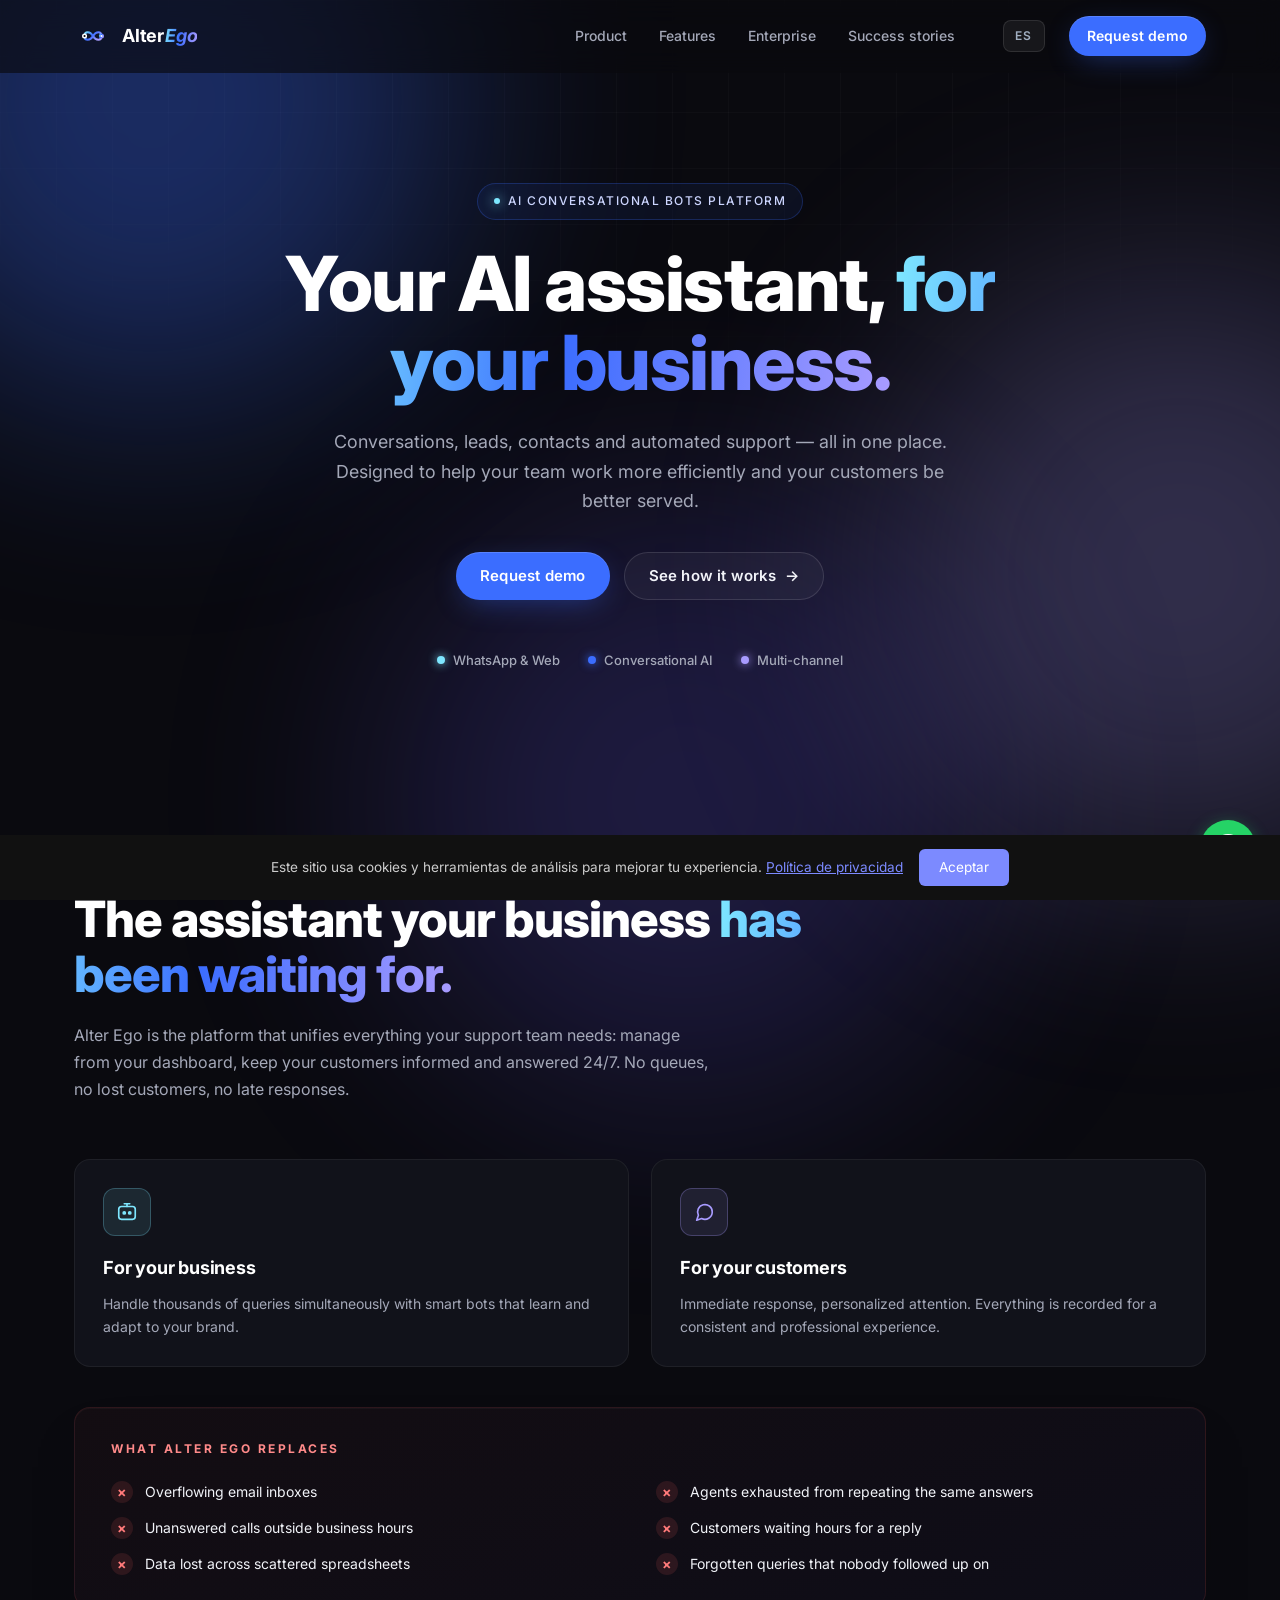
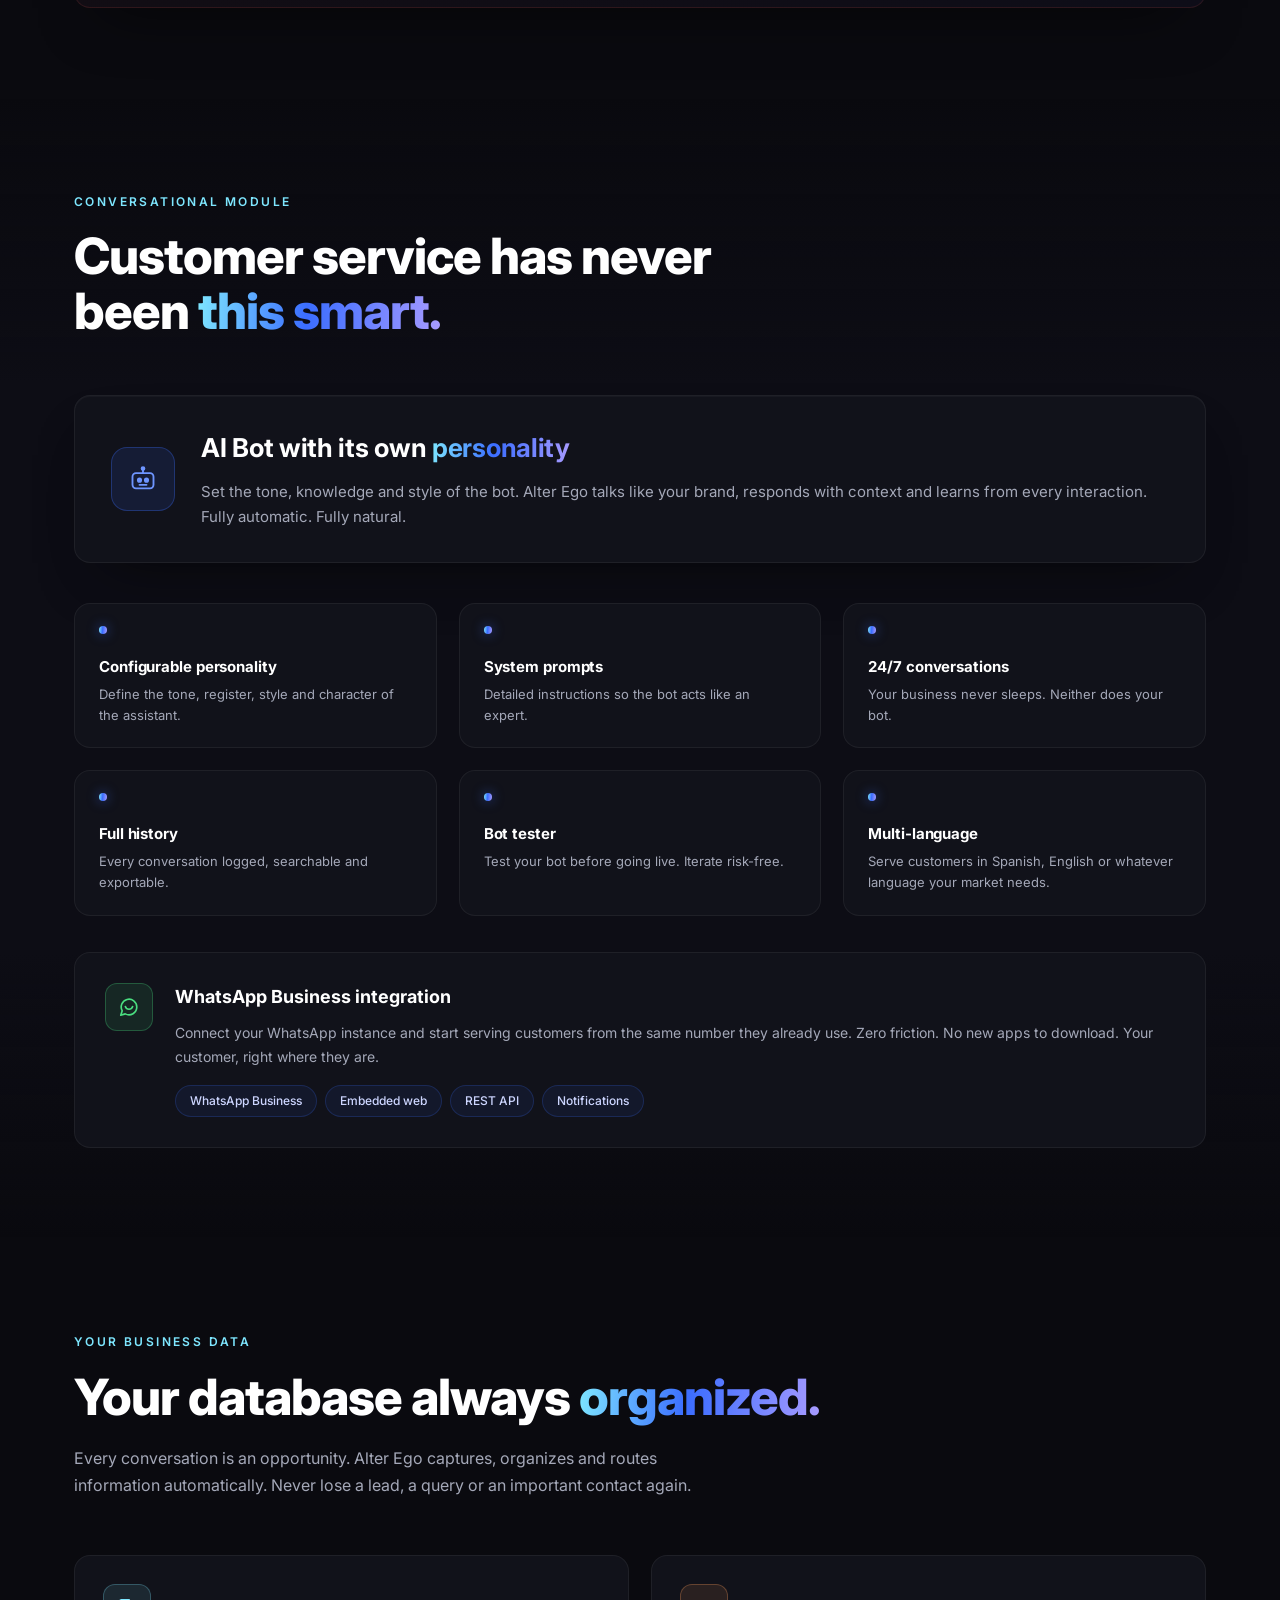
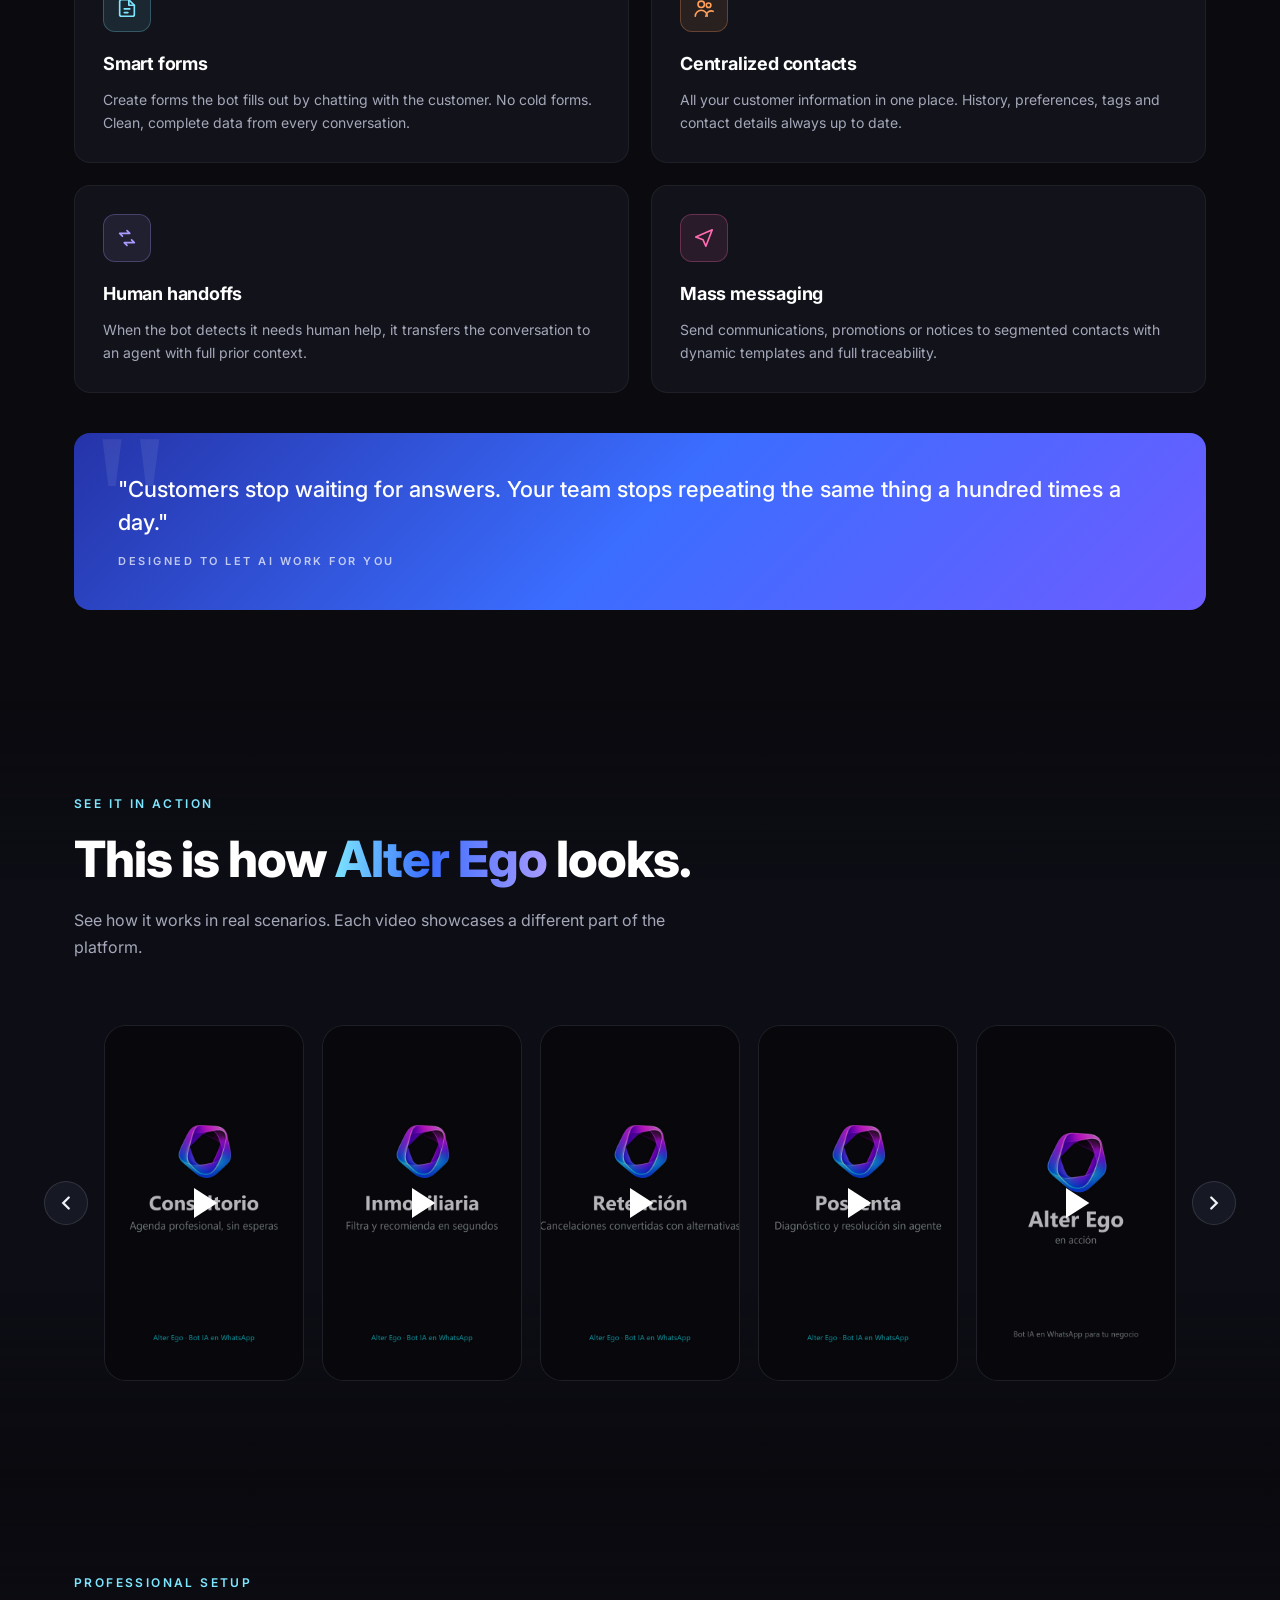
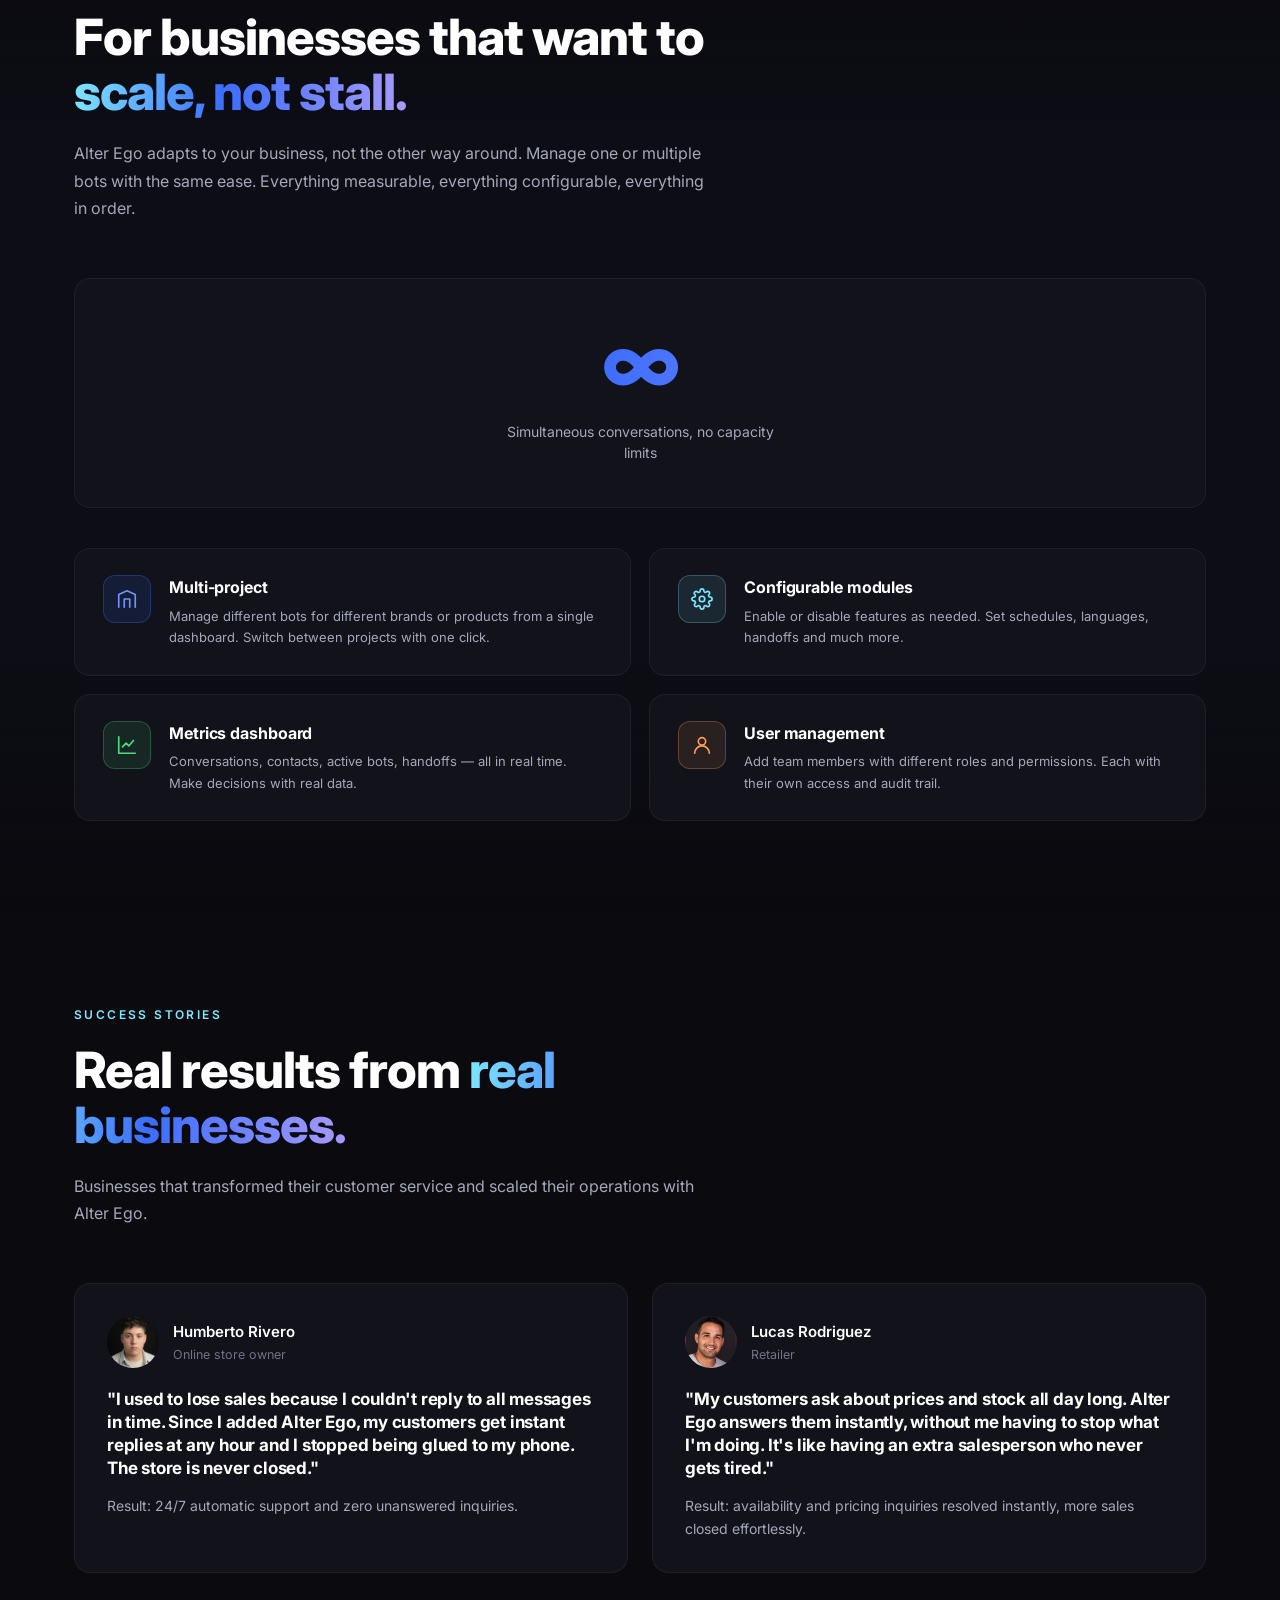
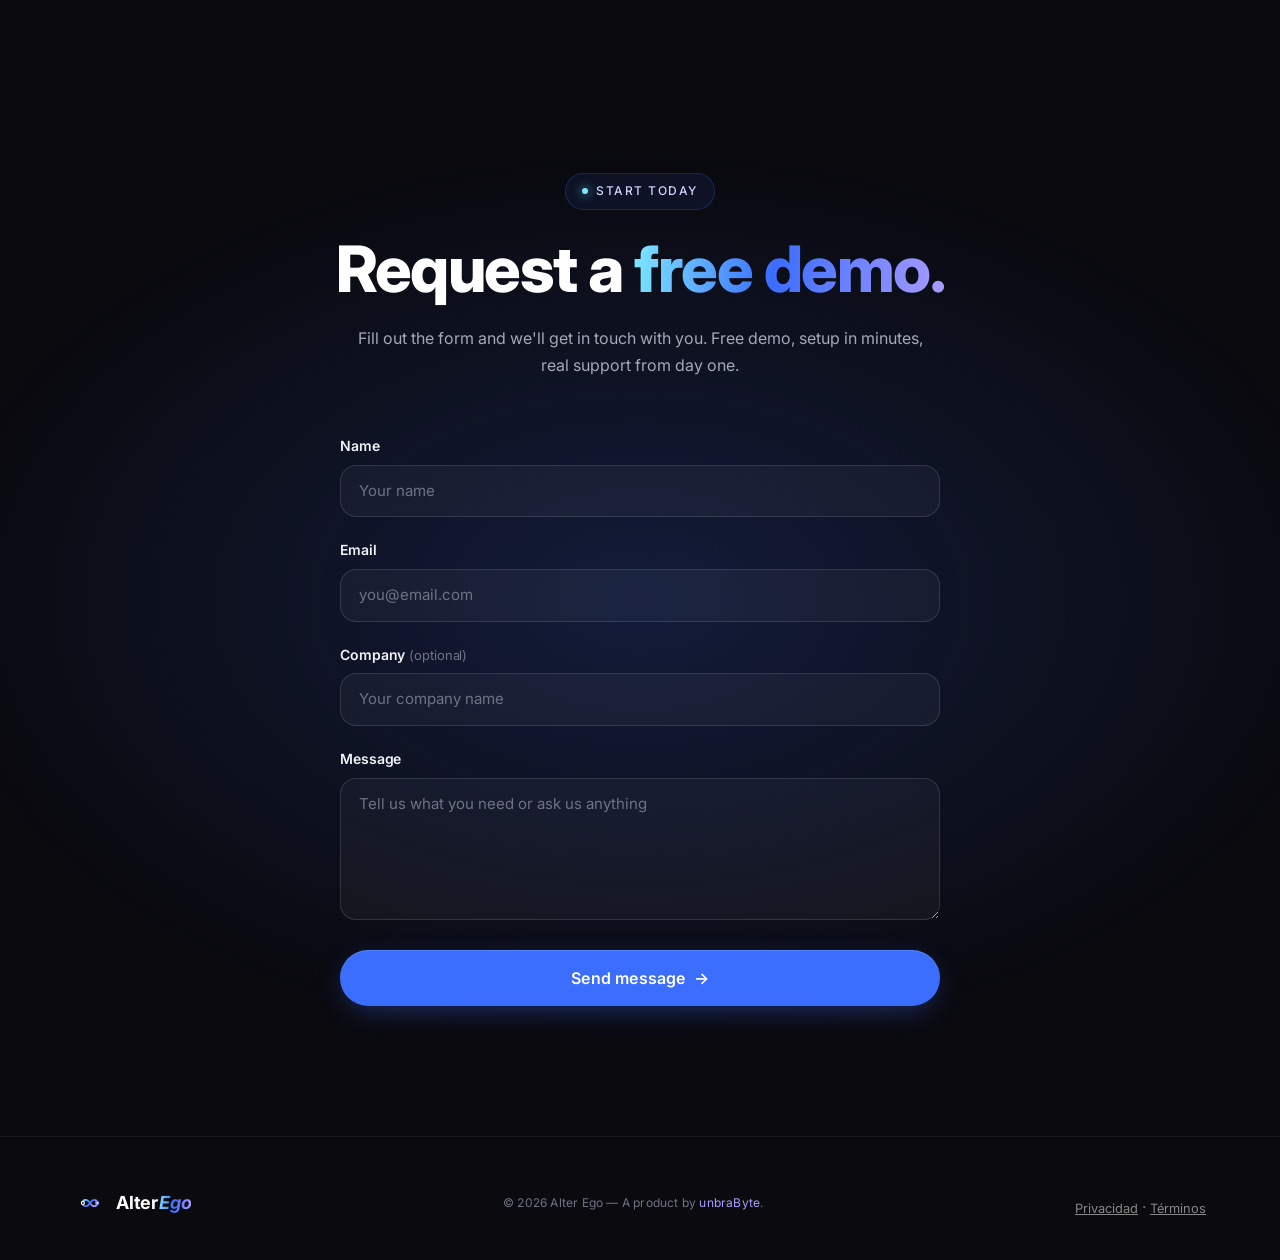
<file: index.html>
<!DOCTYPE html>
<html lang="es">
<head>
    <meta charset="UTF-8" />
    <meta name="viewport" content="width=device-width, initial-scale=1.0" />
    <meta name="description" content="Alter Ego — Plataforma de bots conversacionales con IA. Atención automatizada, captación de leads y gestión de contactos en WhatsApp y Web." />
    <meta name="theme-color" content="#0a0a0f" />
    <meta name="robots" content="index, follow" />
    <link rel="canonical" href="https://alterego.unbrabyte.com/" />
    <meta property="og:title" content="Alter Ego — Tu asistente IA, en tu negocio" />
    <meta property="og:description" content="Conversaciones, leads, contactos y atención automatizada en WhatsApp y Web. Una plataforma para que tu equipo trabaje más eficientemente y tus clientes estén más atendidos." />
    <meta property="og:type" content="website" />
    <meta property="og:url" content="https://alterego.unbrabyte.com/" />
    <meta property="og:image" content="https://alterego.unbrabyte.com/og-image.png" />
    <meta name="twitter:card" content="summary_large_image" />
    <meta name="twitter:title" content="Alter Ego — Tu asistente IA, en tu negocio" />
    <meta name="twitter:description" content="Plataforma de bots conversacionales con IA. Atención automatizada, captación de leads y gestión de contactos en WhatsApp y Web." />
    <meta name="twitter:image" content="https://alterego.unbrabyte.com/og-image.png" />
    <link rel="icon" type="image/svg+xml" href="assets/favicon.svg" />
    <title>Alter Ego — Plataforma de bots conversacionales IA</title>

    <link rel="preconnect" href="https://fonts.googleapis.com" />
    <link rel="preconnect" href="https://fonts.gstatic.com" crossorigin />
    <link href="https://fonts.googleapis.com/css2?family=Inter:wght@400;500;600;700&display=swap" rel="stylesheet" />

    <link rel="stylesheet" href="assets/styles.css" />

    <!-- Meta Pixel Code -->
    <script>
    window.addEventListener('load', function() {
      !function(f,b,e,v,n,t,s)
      {if(f.fbq)return;n=f.fbq=function(){n.callMethod?
      n.callMethod.apply(n,arguments):n.queue.push(arguments)};
      if(!f._fbq)f._fbq=n;n.push=n;n.loaded=!0;n.version='2.0';
      n.queue=[];t=b.createElement(e);t.async=!0;
      t.src=v;s=b.getElementsByTagName(e)[0];
      s.parentNode.insertBefore(t,s)}(window, document,'script',
      'https://connect.facebook.net/en_US/fbevents.js');
      fbq('init', '1010208208271132');
      fbq('track', 'PageView');
    });
    </script>
    <noscript><img height="1" width="1" style="display:none"
    src="https://www.facebook.com/tr?id=1010208208271132&ev=PageView&noscript=1"
    /></noscript>
    <!-- End Meta Pixel Code -->

    <!-- Schema.org -->
    <script type="application/ld+json">
    {
      "@context": "https://schema.org",
      "@type": "SoftwareApplication",
      "name": "Alter Ego",
      "description": "Plataforma de bots conversacionales con IA. Atención automatizada, captación de leads y gestión de contactos en WhatsApp y Web.",
      "url": "https://alterego.unbrabyte.com/",
      "applicationCategory": "BusinessApplication",
      "operatingSystem": "Web",
      "offers": {
        "@type": "Offer",
        "price": "0",
        "priceCurrency": "USD",
        "availability": "https://schema.org/InStock"
      },
      "creator": {
        "@type": "Organization",
        "name": "unbraByte",
        "url": "https://unbrabyte.com"
      }
    }
    </script>

    <!-- Google Analytics -->
    <script async src="https://www.googletagmanager.com/gtag/js?id=G-NXY7FXYKM4"></script>
    <script>
      window.dataLayer = window.dataLayer || [];
      function gtag(){dataLayer.push(arguments);}
      gtag('js', new Date());
      gtag('config', 'G-NXY7FXYKM4');
    </script>
</head>
<body>
<!-- Cookie Consent Banner -->
<div id="cookieBanner" style="display:none;position:fixed;bottom:0;left:0;right:0;background:#111;color:#ccc;padding:14px 24px;font-size:0.85rem;z-index:99999;display:flex;align-items:center;justify-content:center;gap:16px;flex-wrap:wrap;font-family:Inter,sans-serif;">
  <span>Este sitio usa cookies y herramientas de análisis para mejorar tu experiencia. <a href="/privacidad.html" style="color:#7c8aff;text-decoration:underline;">Política de privacidad</a></span>
  <button onclick="document.getElementById('cookieBanner').style.display='none';localStorage.setItem('cookieOk','1');" style="background:#7c8aff;color:#fff;border:none;padding:8px 20px;border-radius:6px;cursor:pointer;font-size:0.85rem;">Aceptar</button>
</div>
<script>if(!localStorage.getItem('cookieOk'))document.getElementById('cookieBanner').style.display='flex';</script>

<!-- ============== BACKGROUND DECORATIVE LAYERS ============== -->
<div class="bg-grid" aria-hidden="true"></div>
<div class="bg-glow bg-glow-1" aria-hidden="true"></div>
<div class="bg-glow bg-glow-2" aria-hidden="true"></div>
<div class="bg-glow bg-glow-3" aria-hidden="true"></div>

<!-- ============== HEADER ============== -->
<header class="site-header" id="siteHeader">
    <div class="container header-inner">
        <a class="brand" href="#top" aria-label="Alter Ego">
            <span class="brand-mark">
                <svg viewBox="0 0 90 50" xmlns="http://www.w3.org/2000/svg" aria-hidden="true">
                    <defs>
                        <linearGradient id="brandGrad" x1="0%" y1="0%" x2="100%" y2="50%">
                            <stop offset="0%" stop-color="#7ee7ff"/>
                            <stop offset="50%" stop-color="#3b6dff"/>
                            <stop offset="100%" stop-color="#a89bff"/>
                        </linearGradient>
                    </defs>
                    <path d="M 25 25 C 25 13, 38 13, 45 25 C 52 37, 65 37, 65 25 C 65 13, 52 13, 45 25 C 38 37, 25 37, 25 25 Z"
                          fill="none" stroke="url(#brandGrad)" stroke-width="5" stroke-linecap="round"/>
                    <circle cx="25" cy="25" r="6" fill="#fff"/>
                    <circle cx="25" cy="25" r="2.5" fill="#0a0a0f"/>
                    <circle cx="65" cy="25" r="6" fill="url(#brandGrad)"/>
                    <circle cx="65" cy="25" r="2.5" fill="#fff"/>
                </svg>
            </span>
            <span class="brand-text">Alter<span class="brand-text-accent">Ego</span></span>
        </a>

        <nav class="nav" aria-label="Navegación principal">
            <a href="#producto" data-i18n="nav.product">Producto</a>
            <a href="#funciones" data-i18n="nav.features">Funciones</a>
            <a href="#empresas" data-i18n="nav.enterprise">Empresas</a>
            <a href="#casos" data-i18n="nav.cases">Casos de éxito</a>
            <a class="btn btn-primary btn-sm nav-mobile-cta" href="#contacto" data-i18n="nav.demo">Solicitar demo</a>
        </nav>

        <button class="lang-switch" id="langSwitch" aria-label="Switch language">EN</button>
        <a class="btn btn-primary btn-sm" href="#contacto" data-i18n="nav.demo">Solicitar demo</a>

        <button class="nav-toggle" id="navToggle" aria-label="Abrir menú" aria-expanded="false">
            <span></span><span></span><span></span>
        </button>
    </div>
</header>

<main id="top">

<!-- ============== HERO ============== -->
<section class="hero">
    <div class="container hero-inner">
        <span class="pill">
            <span class="pill-dot"></span>
            <span data-i18n="hero.pill">Plataforma de bots conversacionales IA</span>
        </span>

        <h1 class="hero-title" data-i18n-html="hero.title.full">
            Tu asistente IA,
            <span class="grad-text">en tu negocio.</span>
        </h1>

        <p class="hero-sub" data-i18n="hero.subtitle">
            Conversaciones, leads, contactos y atención automatizada — todo en un lugar.
            Diseñado para que tu equipo trabaje más eficientemente y tus clientes estén más atendidos.
        </p>

        <div class="hero-cta">
            <a class="btn btn-primary" href="#contacto" data-i18n="hero.cta.demo">Solicitar demo</a>
            <a class="btn btn-ghost" href="#producto" data-i18n-html="hero.cta.how.full">Ver cómo funciona <span class="btn-arrow">→</span></a>
        </div>

        <ul class="hero-tags">
            <li><span class="tag-dot tag-dot-cyan"></span><span data-i18n="hero.tag.whatsapp">WhatsApp &amp; Web</span></li>
            <li><span class="tag-dot tag-dot-blue"></span><span data-i18n="hero.tag.ai">IA Conversacional</span></li>
            <li><span class="tag-dot tag-dot-violet"></span><span data-i18n="hero.tag.multi">Multi-canal</span></li>
        </ul>
    </div>
</section>

<!-- ============== PRODUCTO ============== -->
<section class="section" id="producto">
    <div class="container">
        <header class="section-head">
            <span class="kicker" data-i18n="producto.kicker">Para tu empresa</span>
            <h2 class="section-title" data-i18n-html="producto.title.full">
                El asistente que tu empresa
                <span class="grad-text">estaba esperando.</span>
            </h2>
            <p class="section-sub" data-i18n="producto.subtitle">
                Alter Ego es la plataforma que unifica todo lo que necesita tu equipo de atención:
                gestioná desde tu panel, mantené a tus clientes informados y respondidos 24/7.
                Sin colas de espera, sin clientes perdidos, sin respuestas tarde.
            </p>
        </header>

        <div class="grid grid-2">
            <article class="card card-hover">
                <div class="icon-tile icon-tile-cyan">
                    <svg viewBox="0 0 24 24" fill="none" stroke="currentColor" stroke-width="1.8" stroke-linecap="round" stroke-linejoin="round">
                        <rect x="3" y="6" width="18" height="14" rx="3"/>
                        <circle cx="9" cy="13" r="1.2" fill="currentColor"/>
                        <circle cx="15" cy="13" r="1.2" fill="currentColor"/>
                        <path d="M12 6V3M9 3h6"/>
                    </svg>
                </div>
                <h3 data-i18n="producto.card1.title">Para tu negocio</h3>
                <p data-i18n="producto.card1.text">Atendé miles de consultas en simultáneo con bots inteligentes que aprenden y se adaptan a tu marca.</p>
            </article>

            <article class="card card-hover">
                <div class="icon-tile icon-tile-violet">
                    <svg viewBox="0 0 24 24" fill="none" stroke="currentColor" stroke-width="1.8" stroke-linecap="round" stroke-linejoin="round">
                        <path d="M21 12a8 8 0 0 1-11.6 7.1L4 21l1.9-5.4A8 8 0 1 1 21 12z"/>
                    </svg>
                </div>
                <h3 data-i18n="producto.card2.title">Para tus clientes</h3>
                <p data-i18n="producto.card2.text">Respuesta inmediata, atención personalizada. Todo queda registrado para una experiencia consistente y profesional.</p>
            </article>
        </div>

        <div class="replace-box">
            <div class="replace-head" data-i18n="producto.replace.title">Lo que Alter Ego reemplaza</div>
            <ul class="replace-grid">
                <li><span class="replace-bullet">×</span><span data-i18n="producto.replace.1">Bandejas de mail saturadas</span></li>
                <li><span class="replace-bullet">×</span><span data-i18n="producto.replace.2">Operadores agotados de repetir lo mismo</span></li>
                <li><span class="replace-bullet">×</span><span data-i18n="producto.replace.3">Llamadas sin respuesta fuera de horario</span></li>
                <li><span class="replace-bullet">×</span><span data-i18n="producto.replace.4">Clientes esperando horas por una respuesta</span></li>
                <li><span class="replace-bullet">×</span><span data-i18n="producto.replace.5">Datos perdidos en planillas dispersas</span></li>
                <li><span class="replace-bullet">×</span><span data-i18n="producto.replace.6">Consultas olvidadas que nadie siguió</span></li>
            </ul>
        </div>
    </div>
</section>

<!-- ============== FUNCIONES — BOT IA ============== -->
<section class="section section-tinted" id="funciones">
    <div class="container">
        <header class="section-head">
            <span class="kicker" data-i18n="funciones.kicker">Módulo conversacional</span>
            <h2 class="section-title" data-i18n-html="funciones.title.full">
                Atender clientes nunca fue
                <span class="grad-text">tan inteligente.</span>
            </h2>
        </header>

        <div class="feature-spotlight">
            <div class="icon-tile icon-tile-blue icon-tile-lg">
                <svg viewBox="0 0 24 24" fill="none" stroke="currentColor" stroke-width="1.6" stroke-linecap="round" stroke-linejoin="round">
                    <rect x="3" y="7" width="18" height="13" rx="3"/>
                    <path d="M12 7V3"/>
                    <circle cx="12" cy="3" r="1.2" fill="currentColor"/>
                    <circle cx="9" cy="13" r="1.4" fill="currentColor"/>
                    <circle cx="15" cy="13" r="1.4" fill="currentColor"/>
                    <path d="M9 17h6"/>
                </svg>
            </div>
            <div>
                <h3 data-i18n-html="funciones.spotlight.title.full">Bot IA con personalidad <span class="grad-text">propia</span></h3>
                <p data-i18n="funciones.spotlight.text">
                    Configurás el tono, el conocimiento y el estilo del bot. Alter Ego conversa como tu marca,
                    responde con contexto y aprende de cada interacción. Todo automático. Todo natural.
                </p>
            </div>
        </div>

        <div class="grid grid-3 features-list">
            <article class="feature">
                <span class="feature-bullet"></span>
                <h4 data-i18n="funciones.feat1.title">Personalidad configurable</h4>
                <p data-i18n="funciones.feat1.text">Definí el tono, registro, estilo y carácter del asistente.</p>
            </article>
            <article class="feature">
                <span class="feature-bullet"></span>
                <h4 data-i18n="funciones.feat2.title">Prompts del sistema</h4>
                <p data-i18n="funciones.feat2.text">Instrucciones detalladas para que el bot actúe como un experto.</p>
            </article>
            <article class="feature">
                <span class="feature-bullet"></span>
                <h4 data-i18n="funciones.feat3.title">Conversaciones 24/7</h4>
                <p data-i18n="funciones.feat3.text">Tu negocio no duerme. Tu bot tampoco.</p>
            </article>
            <article class="feature">
                <span class="feature-bullet"></span>
                <h4 data-i18n="funciones.feat4.title">Historial completo</h4>
                <p data-i18n="funciones.feat4.text">Todas las conversaciones registradas, buscables y exportables.</p>
            </article>
            <article class="feature">
                <span class="feature-bullet"></span>
                <h4 data-i18n="funciones.feat5.title">Probador de bots</h4>
                <p data-i18n="funciones.feat5.text">Testeá tu bot antes de salir a producción. Iterá sin riesgo.</p>
            </article>
            <article class="feature">
                <span class="feature-bullet"></span>
                <h4 data-i18n="funciones.feat6.title">Multi-idioma</h4>
                <p data-i18n="funciones.feat6.text">Atendé en español, inglés o el idioma que necesite tu mercado.</p>
            </article>
        </div>

        <div class="card card-row">
            <div class="icon-tile icon-tile-green">
                <svg viewBox="0 0 24 24" fill="none" stroke="currentColor" stroke-width="1.8" stroke-linecap="round" stroke-linejoin="round">
                    <path d="M20.5 12a8.5 8.5 0 0 1-12.6 7.5L3 21l1.6-4.8A8.5 8.5 0 1 1 20.5 12z"/>
                    <path d="M8 11.5c.6 1.7 2.2 3 4 3s3.4-1.3 4-3"/>
                </svg>
            </div>
            <div>
                <h4 data-i18n="funciones.whatsapp.title">Integración con WhatsApp Business</h4>
                <p data-i18n="funciones.whatsapp.text">
                    Conectá tu instancia de WhatsApp y empezá a atender clientes desde el mismo número que ya usan.
                    Cero fricción. Cero apps nuevas para descargar. Tu cliente, donde ya está.
                </p>
                <div class="chip-row">
                    <span class="chip" data-i18n="funciones.chip.whatsapp">WhatsApp Business</span>
                    <span class="chip" data-i18n="funciones.chip.web">Web embebido</span>
                    <span class="chip" data-i18n="funciones.chip.api">API REST</span>
                    <span class="chip" data-i18n="funciones.chip.notif">Notificaciones</span>
                </div>
            </div>
        </div>
    </div>
</section>

<!-- ============== GESTIÓN DE DATOS ============== -->
<section class="section">
    <div class="container">
        <header class="section-head">
            <span class="kicker" data-i18n="datos.kicker">Datos de tu negocio</span>
            <h2 class="section-title" data-i18n-html="datos.title.full">
                Tu base de datos siempre
                <span class="grad-text">organizada.</span>
            </h2>
            <p class="section-sub" data-i18n="datos.subtitle">
                Cada conversación es una oportunidad. Alter Ego captura, organiza y deriva la información
                automáticamente. Nunca más perdés un lead, una consulta o un contacto importante.
            </p>
        </header>

        <div class="grid grid-2">
            <article class="card card-hover">
                <div class="icon-tile icon-tile-cyan">
                    <svg viewBox="0 0 24 24" fill="none" stroke="currentColor" stroke-width="1.8" stroke-linecap="round" stroke-linejoin="round">
                        <path d="M14 3H6a2 2 0 0 0-2 2v14a2 2 0 0 0 2 2h12a2 2 0 0 0 2-2V9z"/>
                        <path d="M14 3v6h6M9 13h6M9 17h4"/>
                    </svg>
                </div>
                <h3 data-i18n="datos.card1.title">Formularios inteligentes</h3>
                <p data-i18n="datos.card1.text">Creá formularios que el bot completa charlando con el cliente. Sin formularios fríos. Datos limpios y completos en cada conversación.</p>
            </article>

            <article class="card card-hover">
                <div class="icon-tile icon-tile-orange">
                    <svg viewBox="0 0 24 24" fill="none" stroke="currentColor" stroke-width="1.8" stroke-linecap="round" stroke-linejoin="round">
                        <circle cx="9" cy="8" r="3.5"/>
                        <path d="M2.5 21a6.5 6.5 0 0 1 13 0"/>
                        <circle cx="17" cy="9" r="2.5"/>
                        <path d="M14 21a6 6 0 0 1 8-5.4"/>
                    </svg>
                </div>
                <h3 data-i18n="datos.card2.title">Contactos centralizados</h3>
                <p data-i18n="datos.card2.text">Toda la información de cada cliente en un solo lugar. Historial, preferencias, etiquetas y datos de contacto siempre actualizados.</p>
            </article>

            <article class="card card-hover">
                <div class="icon-tile icon-tile-violet">
                    <svg viewBox="0 0 24 24" fill="none" stroke="currentColor" stroke-width="1.8" stroke-linecap="round" stroke-linejoin="round">
                        <path d="M4 7h11l-3-3M4 7l3 3M20 17H9l3 3M20 17l-3-3"/>
                    </svg>
                </div>
                <h3 data-i18n="datos.card3.title">Derivaciones a humanos</h3>
                <p data-i18n="datos.card3.text">Cuando el bot detecta que necesita ayuda humana, transfiere la conversación a un agente con todo el contexto previo.</p>
            </article>

            <article class="card card-hover">
                <div class="icon-tile icon-tile-pink">
                    <svg viewBox="0 0 24 24" fill="none" stroke="currentColor" stroke-width="1.8" stroke-linecap="round" stroke-linejoin="round">
                        <path d="M3 11l18-8-7 18-3-7-8-3z"/>
                    </svg>
                </div>
                <h3 data-i18n="datos.card4.title">Envíos masivos</h3>
                <p data-i18n="datos.card4.text">Mandá comunicaciones, promociones o avisos a tus contactos segmentados con plantillas dinámicas y trazabilidad completa.</p>
            </article>
        </div>

        <figure class="quote">
            <blockquote data-i18n="datos.quote">
                "El cliente deja de esperar respuestas. El equipo deja de repetir lo mismo cien veces al día."
            </blockquote>
            <figcaption data-i18n="datos.quote.caption">Diseñado para que la IA trabaje por vos</figcaption>
        </figure>
    </div>
</section>

<!-- ============== DEMOS / VIDEOS ============== -->
<section class="section section-tinted" id="demos">
    <div class="container">
        <header class="section-head">
            <span class="kicker" data-i18n="demos.kicker">Miralo en acción</span>
            <h2 class="section-title" data-i18n-html="demos.title.full">
                Así se ve
                <span class="grad-text">Alter Ego.</span>
            </h2>
            <p class="section-sub" data-i18n="demos.subtitle">
                Mirá cómo funciona en situaciones reales. Cada video muestra una parte distinta de la plataforma.
            </p>
        </header>
    </div>

    <div class="video-carousel-wrap">
        <button class="carousel-nav carousel-nav-left" id="carouselPrev" aria-label="Anterior">
            <svg width="22" height="22" viewBox="0 0 24 24" fill="none" stroke="currentColor" stroke-width="2.5" stroke-linecap="round"><path d="M15 18l-6-6 6-6"/></svg>
        </button>

        <div class="video-carousel-track" id="videoTrack">
            <div class="video-card" data-index="0">
                <video src="assets/videos/demo-1.mp4" poster="assets/videos/poster-1.jpg" playsinline muted loop preload="none"></video>
                <div class="video-play-btn"><svg width="40" height="40" viewBox="0 0 24 24" fill="currentColor"><polygon points="6,3 20,12 6,21"/></svg></div>
            </div>
            <div class="video-card" data-index="1">
                <video src="assets/videos/demo-2.mp4" poster="assets/videos/poster-2.jpg" playsinline muted loop preload="none"></video>
                <div class="video-play-btn"><svg width="40" height="40" viewBox="0 0 24 24" fill="currentColor"><polygon points="6,3 20,12 6,21"/></svg></div>
            </div>
            <div class="video-card" data-index="2">
                <video src="assets/videos/demo-3.mp4" poster="assets/videos/poster-3.jpg" playsinline muted loop preload="none"></video>
                <div class="video-play-btn"><svg width="40" height="40" viewBox="0 0 24 24" fill="currentColor"><polygon points="6,3 20,12 6,21"/></svg></div>
            </div>
            <div class="video-card" data-index="3">
                <video src="assets/videos/demo-4.mp4" poster="assets/videos/poster-4.jpg" playsinline muted loop preload="none"></video>
                <div class="video-play-btn"><svg width="40" height="40" viewBox="0 0 24 24" fill="currentColor"><polygon points="6,3 20,12 6,21"/></svg></div>
            </div>
            <div class="video-card" data-index="4">
                <video src="assets/videos/demo-5.mp4" poster="assets/videos/poster-5.jpg" playsinline muted loop preload="none"></video>
                <div class="video-play-btn"><svg width="40" height="40" viewBox="0 0 24 24" fill="currentColor"><polygon points="6,3 20,12 6,21"/></svg></div>
            </div>
        </div>

        <button class="carousel-nav carousel-nav-right" id="carouselNext" aria-label="Siguiente">
            <svg width="22" height="22" viewBox="0 0 24 24" fill="none" stroke="currentColor" stroke-width="2.5" stroke-linecap="round"><path d="M9 18l6-6-6-6"/></svg>
        </button>
    </div>

    <!-- Video Popup -->
    <div class="video-popup" id="videoPopup">
        <div class="video-popup-overlay"></div>
        <div class="video-popup-content">
            <button class="video-popup-close" id="popupClose" aria-label="Cerrar">
                <svg width="28" height="28" viewBox="0 0 24 24" fill="none" stroke="currentColor" stroke-width="2" stroke-linecap="round"><path d="M18 6L6 18M6 6l12 12"/></svg>
            </button>
            <button class="video-popup-nav video-popup-prev" id="popupPrev" aria-label="Anterior">
                <svg width="28" height="28" viewBox="0 0 24 24" fill="none" stroke="currentColor" stroke-width="2.5" stroke-linecap="round"><path d="M15 18l-6-6 6-6"/></svg>
            </button>
            <video class="video-popup-player" id="popupVideo" playsinline loop preload="none"></video>
            <button class="video-popup-nav video-popup-next" id="popupNext" aria-label="Siguiente">
                <svg width="28" height="28" viewBox="0 0 24 24" fill="none" stroke="currentColor" stroke-width="2.5" stroke-linecap="round"><path d="M9 18l6-6-6-6"/></svg>
            </button>
        </div>
    </div>
</section>

<!-- ============== EMPRESAS ============== -->
<section class="section section-tinted" id="empresas">
    <div class="container">
        <header class="section-head">
            <span class="kicker" data-i18n="empresas.kicker">Configuración profesional</span>
            <h2 class="section-title" data-i18n-html="empresas.title.full">
                Para empresas que quieren
                <span class="grad-text">escalar, no saturarse.</span>
            </h2>
            <p class="section-sub" data-i18n="empresas.subtitle">
                Alter Ego se adapta a tu negocio, no al revés. Manejá uno o varios bots con la
                misma facilidad. Todo medible, todo configurable, todo en orden.
            </p>
        </header>

        <div class="stats-grid">
            <article class="stat-card">
                <div class="stat-num">∞</div>
                <div class="stat-lbl" data-i18n="empresas.stat.label">Conversaciones simultáneas, sin límites de capacidad</div>
            </article>
        </div>

        <div class="grid grid-2 enterprise-grid">
            <article class="enterprise-feat">
                <div class="icon-tile icon-tile-blue">
                    <svg viewBox="0 0 24 24" fill="none" stroke="currentColor" stroke-width="1.8" stroke-linecap="round" stroke-linejoin="round">
                        <path d="M3 21V7l9-4 9 4v14"/>
                        <path d="M9 21V12h6v9"/>
                    </svg>
                </div>
                <div>
                    <h3 data-i18n="empresas.feat1.title">Multi-proyecto</h3>
                    <p data-i18n="empresas.feat1.text">Manejá distintos bots para distintas marcas o productos desde un solo panel. Cambiá entre proyectos con un clic.</p>
                </div>
            </article>
            <article class="enterprise-feat">
                <div class="icon-tile icon-tile-cyan">
                    <svg viewBox="0 0 24 24" fill="none" stroke="currentColor" stroke-width="1.8" stroke-linecap="round" stroke-linejoin="round">
                        <circle cx="12" cy="12" r="3"/>
                        <path d="M19.4 15a1.65 1.65 0 0 0 .33 1.82l.06.06a2 2 0 1 1-2.83 2.83l-.06-.06a1.65 1.65 0 0 0-1.82-.33 1.65 1.65 0 0 0-1 1.51V21a2 2 0 1 1-4 0v-.09A1.65 1.65 0 0 0 9 19.4a1.65 1.65 0 0 0-1.82.33l-.06.06a2 2 0 1 1-2.83-2.83l.06-.06a1.65 1.65 0 0 0 .33-1.82 1.65 1.65 0 0 0-1.51-1H3a2 2 0 1 1 0-4h.09A1.65 1.65 0 0 0 4.6 9a1.65 1.65 0 0 0-.33-1.82l-.06-.06a2 2 0 1 1 2.83-2.83l.06.06a1.65 1.65 0 0 0 1.82.33H9a1.65 1.65 0 0 0 1-1.51V3a2 2 0 1 1 4 0v.09a1.65 1.65 0 0 0 1 1.51 1.65 1.65 0 0 0 1.82-.33l.06-.06a2 2 0 1 1 2.83 2.83l-.06.06a1.65 1.65 0 0 0-.33 1.82V9a1.65 1.65 0 0 0 1.51 1H21a2 2 0 1 1 0 4h-.09a1.65 1.65 0 0 0-1.51 1z"/>
                    </svg>
                </div>
                <div>
                    <h3 data-i18n="empresas.feat2.title">Módulos configurables</h3>
                    <p data-i18n="empresas.feat2.text">Activá o desactivá funcionalidades según tu necesidad. Configurá horarios, idiomas, derivaciones y mucho más.</p>
                </div>
            </article>
            <article class="enterprise-feat">
                <div class="icon-tile icon-tile-green">
                    <svg viewBox="0 0 24 24" fill="none" stroke="currentColor" stroke-width="1.8" stroke-linecap="round" stroke-linejoin="round">
                        <path d="M3 3v18h18"/>
                        <path d="M7 14l4-4 3 3 5-6"/>
                    </svg>
                </div>
                <div>
                    <h3 data-i18n="empresas.feat3.title">Dashboard de métricas</h3>
                    <p data-i18n="empresas.feat3.text">Conversaciones, contactos, bots activos, derivaciones — todo en tiempo real. Tomá decisiones con datos reales.</p>
                </div>
            </article>
            <article class="enterprise-feat">
                <div class="icon-tile icon-tile-orange">
                    <svg viewBox="0 0 24 24" fill="none" stroke="currentColor" stroke-width="1.8" stroke-linecap="round" stroke-linejoin="round">
                        <circle cx="12" cy="8" r="4"/>
                        <path d="M4 21a8 8 0 0 1 16 0"/>
                    </svg>
                </div>
                <div>
                    <h3 data-i18n="empresas.feat4.title">Gestión de usuarios</h3>
                    <p data-i18n="empresas.feat4.text">Sumá miembros de tu equipo con distintos roles y permisos. Cada uno con su propio acceso y trazabilidad.</p>
                </div>
            </article>
        </div>
    </div>
</section>

<!-- ============== CASOS DE ÉXITO ============== -->
<section class="section" id="casos">
    <div class="container">
        <header class="section-head">
            <span class="kicker" data-i18n="casos.kicker">Casos de éxito</span>
            <h2 class="section-title" data-i18n-html="casos.title.full">
                Resultados reales de empresas
                <span class="grad-text">reales.</span>
            </h2>
            <p class="section-sub" data-i18n="casos.subtitle">
                Negocios que transformaron su atención al cliente y escalaron sus operaciones con Alter Ego.
            </p>
        </header>

        <div class="grid grid-2 casos-grid">
            <article class="card card-hover caso-card">
                <div class="caso-header">
                    <img class="caso-avatar" src="assets/img/humb.jpeg" alt="Humberto Rivero">
                    <div class="caso-person">
                        <strong data-i18n="casos.card1.name">Humberto Rivero</strong>
                        <span data-i18n="casos.card1.role">Dueño de tienda online</span>
                    </div>
                </div>
                <blockquote class="caso-quote" data-i18n="casos.card1.quote">
                    "Antes perdía ventas por no llegar a contestar todos los mensajes a tiempo. Desde que sumé Alter Ego, mis clientes tienen respuesta al instante a cualquier hora y yo dejé de vivir pegado al celular. La tienda nunca está cerrada."
                </blockquote>
                <p class="caso-text" data-i18n="casos.card1.text">
                    Resultado: atención automática 24/7 y cero consultas sin responder.
                </p>
            </article>

            <article class="card card-hover caso-card">
                <div class="caso-header">
                    <img class="caso-avatar" src="assets/img/lucas.jpg" alt="Lucas Rodriguez">
                    <div class="caso-person">
                        <strong data-i18n="casos.card2.name">Lucas Rodriguez</strong>
                        <span data-i18n="casos.card2.role">Comerciante</span>
                    </div>
                </div>
                <blockquote class="caso-quote" data-i18n="casos.card2.quote">
                    "Mis clientes preguntan todo el día por precios y si tengo stock. Alter Ego les responde al toque, sin que yo tenga que frenar lo que estoy haciendo. Es como tener un vendedor extra que nunca se cansa."
                </blockquote>
                <p class="caso-text" data-i18n="casos.card2.text">
                    Resultado: consultas de disponibilidad y precios resueltas al instante, más ventas cerradas sin esfuerzo.
                </p>
            </article>
        </div>
    </div>
</section>

<!-- ============== CONTACTO — FORMULARIO ============== -->
<section class="section cta-section" id="contacto">
    <div class="container">
        <header class="section-head" style="text-align:center; margin-left:auto; margin-right:auto;">
            <span class="pill">
                <span class="pill-dot"></span>
                <span data-i18n="contacto.pill">Empezá hoy</span>
            </span>
            <h2 class="cta-title" data-i18n-html="contacto.title.full">
                Solicitar una
                <span class="grad-text">demo gratuita.</span>
            </h2>
            <p class="cta-sub" style="margin-left:auto; margin-right:auto;" data-i18n="contacto.subtitle">
                Completá el formulario y nos ponemos en contacto con vos.
                Demo sin costo, configuración en minutos, soporte real desde el primer día.
            </p>
        </header>

        <div class="contact-form-wrap">
            <!-- Success message (hidden by default) -->
            <div class="form-success" id="formSuccess">
                <div class="form-success-icon">✓</div>
                <h3 data-i18n="contacto.success.title">Mensaje enviado</h3>
                <p data-i18n="contacto.success.text">Gracias por tu interés. Nos ponemos en contacto pronto.</p>
            </div>

            <!-- Error message (hidden by default) -->
            <div class="form-error" id="formError">
                <p data-i18n="contacto.error.text">Hubo un error al enviar. Por favor intentá de nuevo.</p>
            </div>

            <!-- Contact form -->
            <form id="contactForm" class="contact-form">
                <div class="form-group">
                    <label for="name" data-i18n="contacto.label.name">Nombre</label>
                    <input type="text" id="name" name="name" required placeholder="Tu nombre" data-i18n-placeholder="contacto.placeholder.name" />
                </div>

                <div class="form-group">
                    <label for="email" data-i18n="contacto.label.email">Email</label>
                    <input type="email" id="email" name="email" required placeholder="tu@email.com" data-i18n-placeholder="contacto.placeholder.email" />
                </div>

                <div class="form-group">
                    <label for="company" data-i18n-html="contacto.label.company.full">Empresa <span class="form-optional">(opcional)</span></label>
                    <input type="text" id="company" name="company" placeholder="Nombre de tu empresa" data-i18n-placeholder="contacto.placeholder.company" />
                </div>

                <div class="form-group">
                    <label for="message" data-i18n="contacto.label.message">Mensaje</label>
                    <textarea id="message" name="message" required rows="5" placeholder="Contanos qué necesitás o preguntanos lo que quieras" data-i18n-placeholder="contacto.placeholder.message"></textarea>
                </div>

                <button type="submit" class="btn btn-primary btn-lg form-submit" id="formSubmitBtn" data-i18n-html="contacto.submit.full">
                    Enviar mensaje <span class="btn-arrow">→</span>
                </button>
            </form>
        </div>
    </div>
</section>

</main>

<!-- ============== FOOTER ============== -->
<footer class="site-footer">
    <div class="container footer-inner">
        <a class="brand" href="#top" aria-label="Alter Ego">
            <span class="brand-mark brand-mark-sm">
                <svg viewBox="0 0 90 50" xmlns="http://www.w3.org/2000/svg" aria-hidden="true">
                    <defs>
                        <linearGradient id="footGrad" x1="0%" y1="0%" x2="100%" y2="50%">
                            <stop offset="0%" stop-color="#7ee7ff"/>
                            <stop offset="50%" stop-color="#3b6dff"/>
                            <stop offset="100%" stop-color="#a89bff"/>
                        </linearGradient>
                    </defs>
                    <path d="M 25 25 C 25 13, 38 13, 45 25 C 52 37, 65 37, 65 25 C 65 13, 52 13, 45 25 C 38 37, 25 37, 25 25 Z"
                          fill="none" stroke="url(#footGrad)" stroke-width="5" stroke-linecap="round"/>
                    <circle cx="25" cy="25" r="6" fill="#fff"/>
                    <circle cx="25" cy="25" r="2.5" fill="#0a0a0f"/>
                    <circle cx="65" cy="25" r="6" fill="url(#footGrad)"/>
                    <circle cx="65" cy="25" r="2.5" fill="#fff"/>
                </svg>
            </span>
            <span class="brand-text">Alter<span class="brand-text-accent">Ego</span></span>
        </a>

        <p class="footer-copy" data-i18n-html="footer.copy.full">
            © <span id="year"></span> Alter Ego — Producto de
            <a href="https://unbrabyte.com" target="_blank" rel="noopener">unbraByte</a>.
        </p>
        <p style="margin-top:8px;">
            <a href="/privacidad.html" style="color:#888;text-decoration:underline;font-size:0.8rem;">Privacidad</a> · <a href="/terminos.html" style="color:#888;text-decoration:underline;font-size:0.8rem;">Términos</a>
        </p>
    </div>
</footer>

<script defer src="assets/i18n.js"></script>
<script defer src="assets/script.js"></script>
<!-- WhatsApp Floating Button -->
<a id="whatsappBtn" href="https://wa.me/59899028390?text=Hola%20quiero%20info%20de%20Alter%20Ego" target="_blank" rel="noopener" aria-label="Escribinos por WhatsApp" style="position:fixed;bottom:24px;right:24px;z-index:9999;display:flex;align-items:center;text-decoration:none;">
  <span style="width:56px;height:56px;background:#25D366;border-radius:50%;display:flex;align-items:center;justify-content:center;box-shadow:0 4px 16px rgba(37,211,102,0.4);">
    <svg width="28" height="28" viewBox="0 0 24 24" fill="#fff"><path d="M17.472 14.382c-.297-.149-1.758-.867-2.03-.967-.273-.099-.471-.148-.67.15-.197.297-.767.966-.94 1.164-.173.199-.347.223-.644.075-.297-.15-1.255-.463-2.39-1.475-.883-.788-1.48-1.761-1.653-2.059-.173-.297-.018-.458.13-.606.134-.133.298-.347.446-.52.149-.174.198-.298.298-.497.099-.198.05-.371-.025-.52-.075-.149-.669-1.612-.916-2.207-.242-.579-.487-.5-.669-.51-.173-.008-.371-.01-.57-.01-.198 0-.52.074-.792.372-.272.297-1.04 1.016-1.04 2.479 0 1.462 1.065 2.875 1.213 3.074.149.198 2.096 3.2 5.077 4.487.709.306 1.262.489 1.694.625.712.227 1.36.195 1.871.118.571-.085 1.758-.719 2.006-1.413.248-.694.248-1.289.173-1.413-.074-.124-.272-.198-.57-.347m-5.421 7.403h-.004a9.87 9.87 0 01-5.031-1.378l-.361-.214-3.741.982.998-3.648-.235-.374a9.86 9.86 0 01-1.51-5.26c.001-5.45 4.436-9.884 9.888-9.884 2.64 0 5.122 1.03 6.988 2.898a9.825 9.825 0 012.893 6.994c-.003 5.45-4.437 9.884-9.885 9.884m8.413-18.297A11.815 11.815 0 0012.05 0C5.495 0 .16 5.335.157 11.892c0 2.096.547 4.142 1.588 5.945L.057 24l6.305-1.654a11.882 11.882 0 005.683 1.448h.005c6.554 0 11.89-5.335 11.893-11.893a11.821 11.821 0 00-3.48-8.413z"/></svg>
  </span>
</a>

<!-- GA4 Event Tracking -->
<script>
document.addEventListener('DOMContentLoaded', function() {
  // Track "Solicitar demo" button clicks
  document.querySelectorAll('a[href="#contacto"]').forEach(function(el) {
    el.addEventListener('click', function() {
      gtag('event', 'demo_request_click', {
        event_category: 'conversion',
        event_label: el.textContent.trim(),
        landing: 'alterego'
      });
      if (typeof fbq === 'function') fbq('track', 'ViewContent', { content_name: 'demo_section', landing: 'alterego' });
    });
  });

  // Track contact form submission
  var form = document.getElementById('contactForm');
  if (form) {
    form.addEventListener('submit', function() {
      gtag('event', 'form_submission', {
        event_category: 'conversion',
        event_label: 'contact_form',
        landing: 'alterego'
      });
      if (typeof fbq === 'function') fbq('track', 'Lead', { content_name: 'contact_form', landing: 'alterego' });
    });
  }

  // Track language switch
  var langSwitch = document.getElementById('langSwitch');
  if (langSwitch) {
    langSwitch.addEventListener('click', function() {
      gtag('event', 'language_switch', {
        event_category: 'engagement',
        landing: 'alterego'
      });
    });
  }

  // Track WhatsApp clicks
  document.querySelectorAll('a[href*="wa.me"]').forEach(function(el) {
    el.addEventListener('click', function() {
      gtag('event', 'whatsapp_contact', {
        event_category: 'conversion',
        event_label: 'whatsapp_click',
        landing: 'alterego'
      });
      if (typeof fbq === 'function') fbq('track', 'Contact', { content_name: 'whatsapp', landing: 'alterego' });
    });
  });
});
</script>
</body>
</html>
</file>
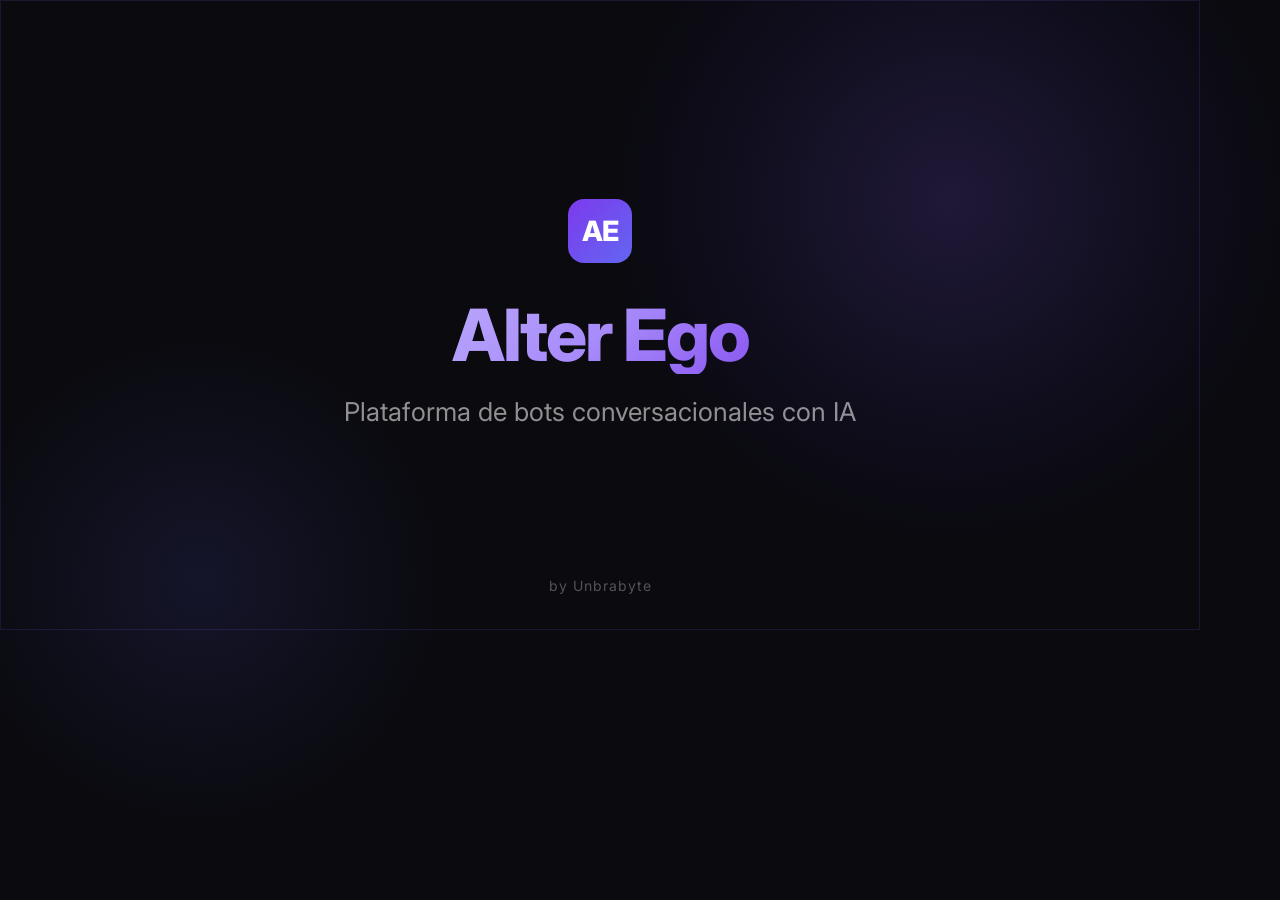
<file: og-image.html>
<!DOCTYPE html>
<html lang="es">
<head>
<meta charset="UTF-8">
<link href="https://fonts.googleapis.com/css2?family=Inter:wght@400;600;800&display=swap" rel="stylesheet">
<style>
  * { margin: 0; padding: 0; box-sizing: border-box; }
  body {
    width: 1200px;
    height: 630px;
    background: #0a0a0f;
    font-family: 'Inter', sans-serif;
    display: flex;
    align-items: center;
    justify-content: center;
    overflow: hidden;
    position: relative;
  }
  .bg-glow {
    position: absolute;
    width: 700px;
    height: 700px;
    border-radius: 50%;
    background: radial-gradient(circle, rgba(129,90,240,0.18) 0%, rgba(79,55,200,0.06) 50%, transparent 70%);
    top: -150px;
    right: -100px;
    pointer-events: none;
  }
  .bg-glow-2 {
    position: absolute;
    width: 500px;
    height: 500px;
    border-radius: 50%;
    background: radial-gradient(circle, rgba(99,102,241,0.12) 0%, transparent 70%);
    bottom: -200px;
    left: -50px;
    pointer-events: none;
  }
  .border-line {
    position: absolute;
    inset: 0;
    border: 1px solid rgba(129,90,240,0.15);
    pointer-events: none;
  }
  .content {
    position: relative;
    z-index: 1;
    text-align: center;
    padding: 0 80px;
  }
  .logo-icon {
    width: 64px;
    height: 64px;
    border-radius: 16px;
    background: linear-gradient(135deg, #7c3aed, #6366f1);
    margin: 0 auto 32px;
    display: flex;
    align-items: center;
    justify-content: center;
    font-size: 28px;
    color: white;
    font-weight: 800;
    letter-spacing: -1px;
  }
  h1 {
    font-size: 72px;
    font-weight: 800;
    background: linear-gradient(135deg, #c4b5fd, #a78bfa, #7c3aed);
    -webkit-background-clip: text;
    -webkit-text-fill-color: transparent;
    letter-spacing: -2px;
    line-height: 1.1;
    margin-bottom: 20px;
  }
  p.subtitle {
    font-size: 26px;
    color: rgba(255,255,255,0.55);
    font-weight: 400;
    line-height: 1.4;
    max-width: 700px;
    margin: 0 auto;
  }
  .footer {
    position: absolute;
    bottom: 36px;
    left: 0;
    right: 0;
    text-align: center;
    font-size: 14px;
    color: rgba(255,255,255,0.3);
    font-weight: 400;
    letter-spacing: 1px;
  }
</style>
</head>
<body>
  <div class="bg-glow"></div>
  <div class="bg-glow-2"></div>
  <div class="border-line"></div>
  <div class="content">
    <div class="logo-icon">AE</div>
    <h1>Alter Ego</h1>
    <p class="subtitle">Plataforma de bots conversacionales con IA</p>
  </div>
  <div class="footer">by Unbrabyte</div>
</body>
</html>
</file>
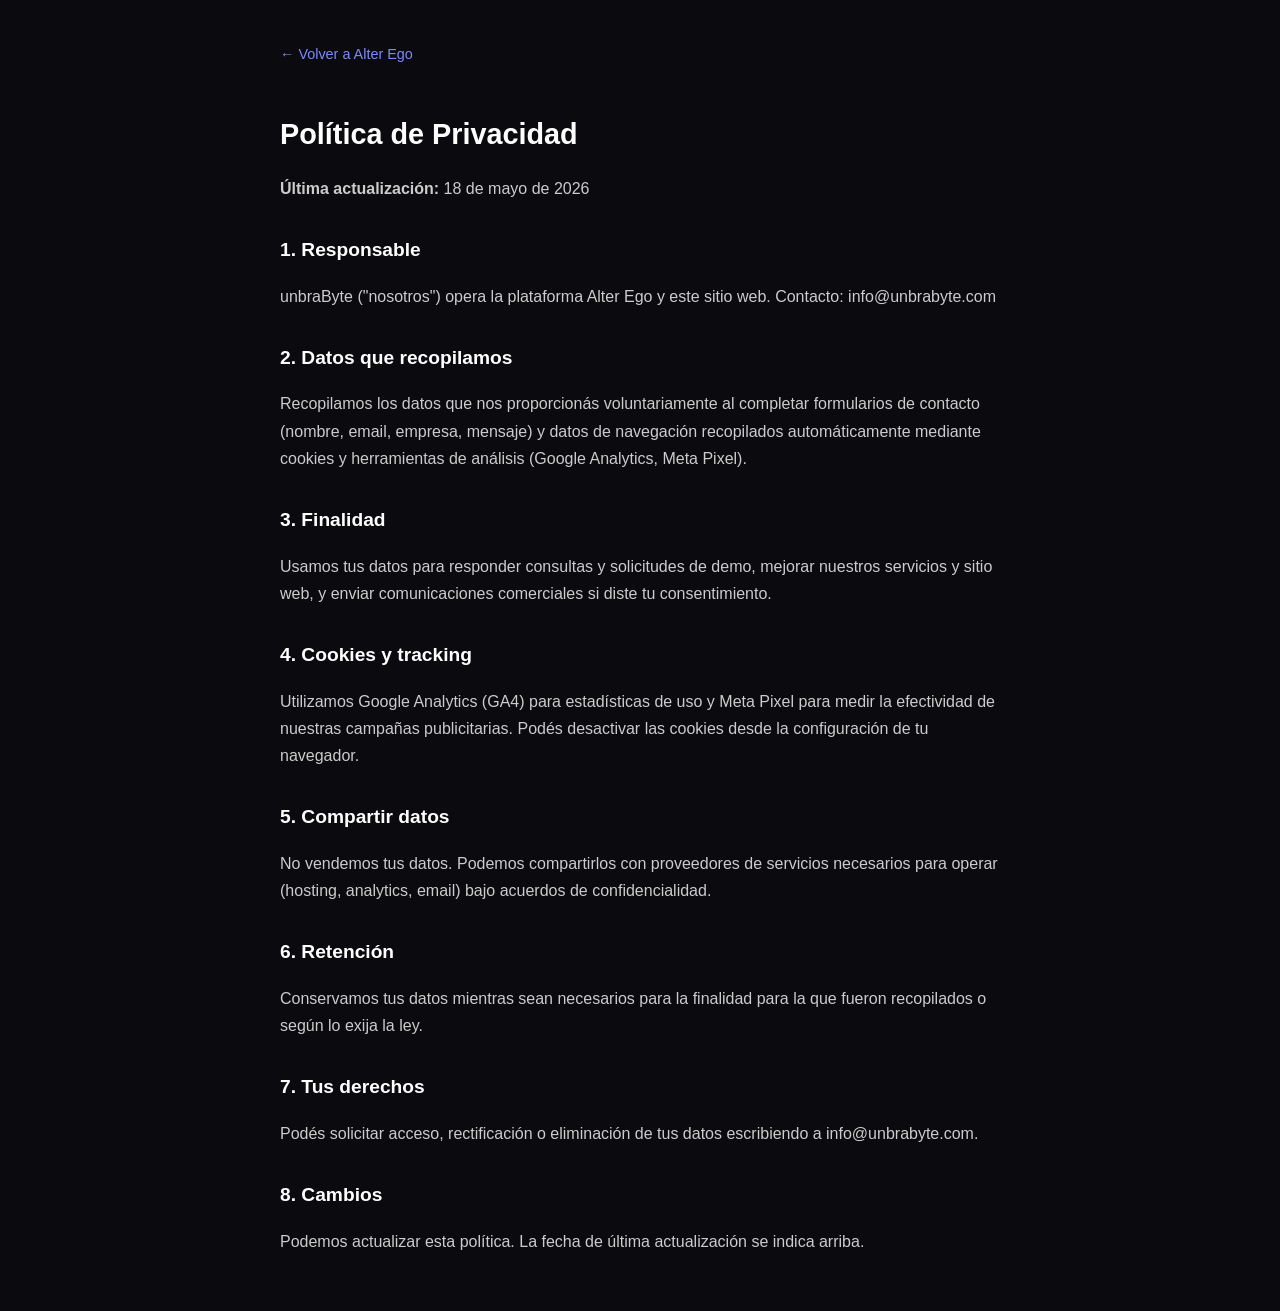
<file: privacidad.html>
<!DOCTYPE html>
<html lang="es">
<head>
<meta charset="UTF-8">
<meta name="viewport" content="width=device-width, initial-scale=1.0">
<title>Política de Privacidad — Alter Ego</title>
<style>
body { font-family: Inter, sans-serif; background: #0a0a0f; color: #ccc; max-width: 720px; margin: 0 auto; padding: 40px 20px; line-height: 1.7; }
h1 { color: #fff; font-size: 1.8rem; margin-bottom: 8px; }
h2 { color: #fff; font-size: 1.2rem; margin-top: 32px; }
a { color: #7c8aff; }
.back { display: inline-block; margin-bottom: 24px; color: #7c8aff; text-decoration: none; font-size: 0.9rem; }
</style>
</head>
<body>
<a class="back" href="/">← Volver a Alter Ego</a>
<h1>Política de Privacidad</h1>
<p><strong>Última actualización:</strong> 18 de mayo de 2026</p>

<h2>1. Responsable</h2>
<p>unbraByte ("nosotros") opera la plataforma Alter Ego y este sitio web. Contacto: info@unbrabyte.com</p>

<h2>2. Datos que recopilamos</h2>
<p>Recopilamos los datos que nos proporcionás voluntariamente al completar formularios de contacto (nombre, email, empresa, mensaje) y datos de navegación recopilados automáticamente mediante cookies y herramientas de análisis (Google Analytics, Meta Pixel).</p>

<h2>3. Finalidad</h2>
<p>Usamos tus datos para responder consultas y solicitudes de demo, mejorar nuestros servicios y sitio web, y enviar comunicaciones comerciales si diste tu consentimiento.</p>

<h2>4. Cookies y tracking</h2>
<p>Utilizamos Google Analytics (GA4) para estadísticas de uso y Meta Pixel para medir la efectividad de nuestras campañas publicitarias. Podés desactivar las cookies desde la configuración de tu navegador.</p>

<h2>5. Compartir datos</h2>
<p>No vendemos tus datos. Podemos compartirlos con proveedores de servicios necesarios para operar (hosting, analytics, email) bajo acuerdos de confidencialidad.</p>

<h2>6. Retención</h2>
<p>Conservamos tus datos mientras sean necesarios para la finalidad para la que fueron recopilados o según lo exija la ley.</p>

<h2>7. Tus derechos</h2>
<p>Podés solicitar acceso, rectificación o eliminación de tus datos escribiendo a info@unbrabyte.com.</p>

<h2>8. Cambios</h2>
<p>Podemos actualizar esta política. La fecha de última actualización se indica arriba.</p>
</body>
</html>
</file>
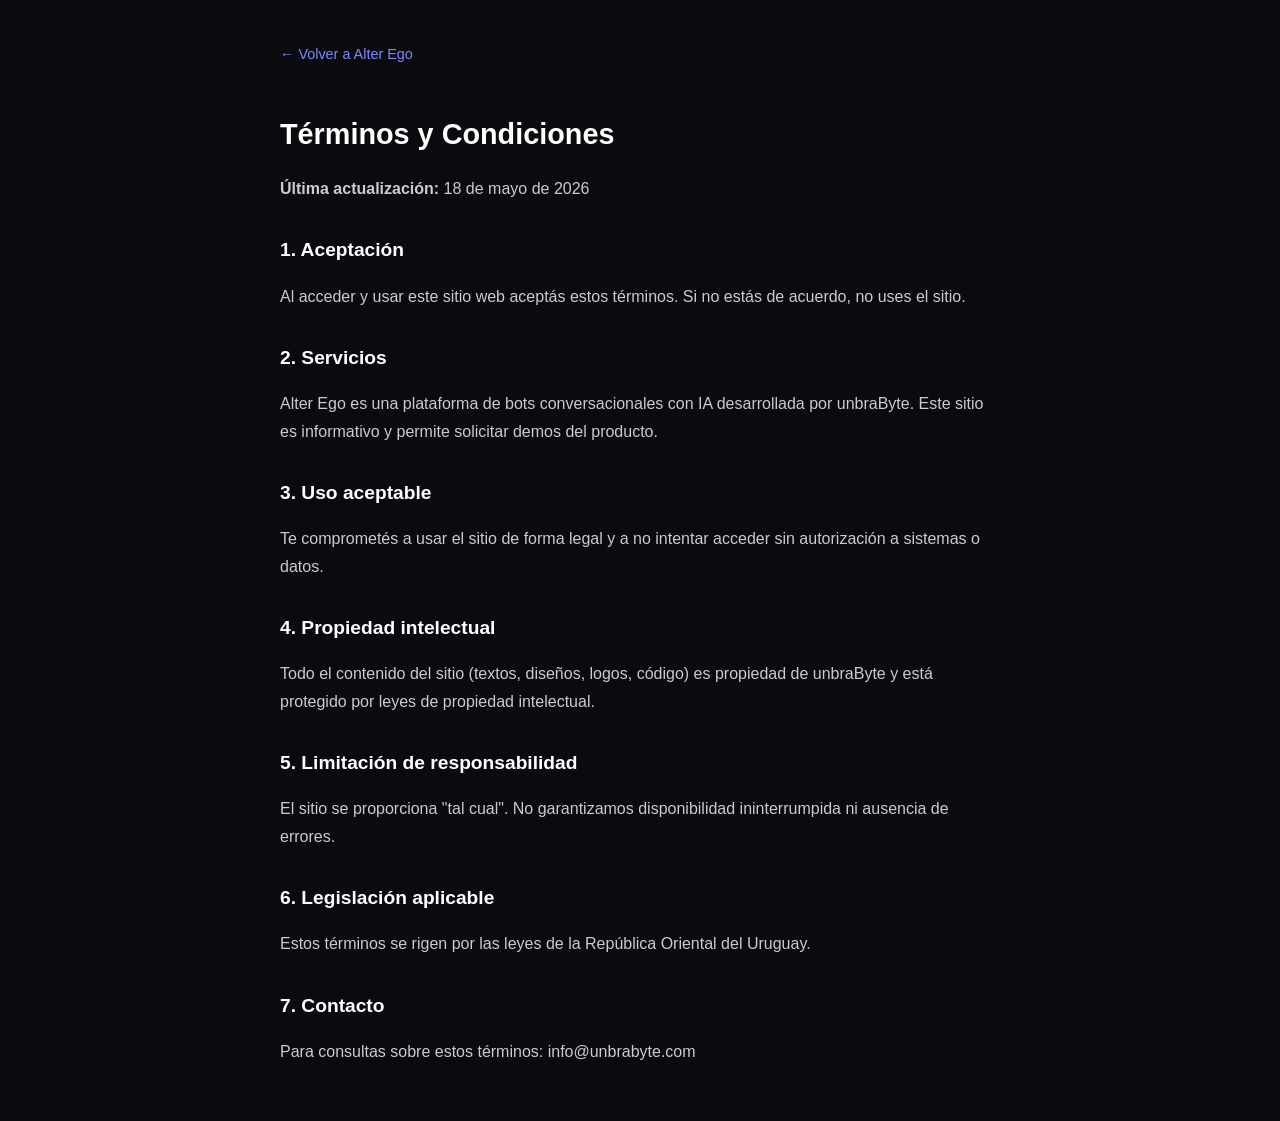
<file: terminos.html>
<!DOCTYPE html>
<html lang="es">
<head>
<meta charset="UTF-8">
<meta name="viewport" content="width=device-width, initial-scale=1.0">
<title>Términos y Condiciones — Alter Ego</title>
<style>
body { font-family: Inter, sans-serif; background: #0a0a0f; color: #ccc; max-width: 720px; margin: 0 auto; padding: 40px 20px; line-height: 1.7; }
h1 { color: #fff; font-size: 1.8rem; margin-bottom: 8px; }
h2 { color: #fff; font-size: 1.2rem; margin-top: 32px; }
a { color: #7c8aff; }
.back { display: inline-block; margin-bottom: 24px; color: #7c8aff; text-decoration: none; font-size: 0.9rem; }
</style>
</head>
<body>
<a class="back" href="/">← Volver a Alter Ego</a>
<h1>Términos y Condiciones</h1>
<p><strong>Última actualización:</strong> 18 de mayo de 2026</p>

<h2>1. Aceptación</h2>
<p>Al acceder y usar este sitio web aceptás estos términos. Si no estás de acuerdo, no uses el sitio.</p>

<h2>2. Servicios</h2>
<p>Alter Ego es una plataforma de bots conversacionales con IA desarrollada por unbraByte. Este sitio es informativo y permite solicitar demos del producto.</p>

<h2>3. Uso aceptable</h2>
<p>Te comprometés a usar el sitio de forma legal y a no intentar acceder sin autorización a sistemas o datos.</p>

<h2>4. Propiedad intelectual</h2>
<p>Todo el contenido del sitio (textos, diseños, logos, código) es propiedad de unbraByte y está protegido por leyes de propiedad intelectual.</p>

<h2>5. Limitación de responsabilidad</h2>
<p>El sitio se proporciona "tal cual". No garantizamos disponibilidad ininterrumpida ni ausencia de errores.</p>

<h2>6. Legislación aplicable</h2>
<p>Estos términos se rigen por las leyes de la República Oriental del Uruguay.</p>

<h2>7. Contacto</h2>
<p>Para consultas sobre estos términos: info@unbrabyte.com</p>
</body>
</html>
</file>
<file: assets/styles.css>
/* =========================================================
   Alter Ego — Landing
   Estética inspirada en unbrabyte.com
   ========================================================= */

:root {
    --bg: #0a0a0f;
    --bg-2: #0d0d14;
    --surface: #11121a;
    --surface-2: #161824;
    --border: rgba(255, 255, 255, 0.06);
    --border-strong: rgba(255, 255, 255, 0.12);

    --text: #f1f3f8;
    --text-mute: #a4a8b8;
    --text-dim: #6f7385;

    --primary: #3b6dff;
    --primary-hover: #5b85ff;
    --primary-glow: rgba(59, 109, 255, 0.45);

    --cyan: #7ee7ff;
    --blue: #3b6dff;
    --violet: #a89bff;
    --green: #4ade80;
    --orange: #ff9f5a;
    --pink: #ff6cb1;

    --grad-text: linear-gradient(95deg, #7ee7ff 0%, #3b6dff 45%, #a89bff 100%);
    --grad-cta: linear-gradient(135deg, #3b6dff 0%, #6d5dff 100%);
    --grad-card: linear-gradient(180deg, rgba(123, 103, 255, 0.06) 0%, rgba(123, 103, 255, 0) 100%);

    --radius-sm: 10px;
    --radius: 16px;
    --radius-lg: 22px;
    --radius-pill: 999px;

    --shadow-card: 0 1px 0 rgba(255, 255, 255, 0.03) inset, 0 30px 60px -30px rgba(0, 0, 0, 0.6);

    --container: 1180px;
}

/* ---------- Reset ---------- */
*, *::before, *::after { box-sizing: border-box; }
* { margin: 0; padding: 0; }

html { scroll-behavior: smooth; }

body {
    font-family: 'Inter', system-ui, -apple-system, Segoe UI, Roboto, sans-serif;
    background: var(--bg);
    color: var(--text);
    line-height: 1.55;
    font-weight: 400;
    -webkit-font-smoothing: antialiased;
    text-rendering: optimizeLegibility;
    overflow-x: hidden;
}

img, svg { display: block; max-width: 100%; }
a { color: inherit; text-decoration: none; }
button { font: inherit; cursor: pointer; border: 0; background: none; color: inherit; }
ul { list-style: none; }

.container {
    width: 100%;
    max-width: var(--container);
    margin: 0 auto;
    padding: 0 24px;
}

/* =========================================================
   BACKGROUND DECOR
   ========================================================= */
.bg-grid {
    position: fixed; inset: 0;
    background-image:
        linear-gradient(rgba(255,255,255,0.025) 1px, transparent 1px),
        linear-gradient(90deg, rgba(255,255,255,0.025) 1px, transparent 1px);
    background-size: 56px 56px;
    mask-image: radial-gradient(ellipse 100% 60% at 50% 0%, #000 30%, transparent 80%);
    pointer-events: none;
    z-index: 0;
}

.bg-glow {
    position: fixed;
    width: 600px; height: 600px;
    border-radius: 50%;
    filter: blur(120px);
    opacity: 0.35;
    pointer-events: none;
    z-index: 0;
}
.bg-glow-1 { background: #3b6dff; top: -200px; left: -150px; }
.bg-glow-2 { background: #a89bff; top: 30%; right: -200px; opacity: 0.25; }
.bg-glow-3 { background: #6d5dff; bottom: -200px; left: 30%; opacity: 0.2; }

/* =========================================================
   TYPOGRAPHY HELPERS
   ========================================================= */
.grad-text {
    background: var(--grad-text);
    -webkit-background-clip: text;
    background-clip: text;
    -webkit-text-fill-color: transparent;
    color: transparent;
}

.kicker {
    display: inline-block;
    font-size: 12px;
    font-weight: 600;
    letter-spacing: 2.4px;
    text-transform: uppercase;
    color: var(--cyan);
    margin-bottom: 18px;
}

.pill {
    display: inline-flex;
    align-items: center;
    gap: 8px;
    padding: 8px 16px;
    border-radius: var(--radius-pill);
    background: rgba(59, 109, 255, 0.08);
    border: 1px solid rgba(59, 109, 255, 0.25);
    font-size: 12px;
    font-weight: 500;
    letter-spacing: 1.5px;
    color: #cdd6ff;
    text-transform: uppercase;
}
.pill-dot {
    width: 6px; height: 6px;
    border-radius: 50%;
    background: var(--cyan);
    box-shadow: 0 0 12px var(--cyan);
    animation: pulse 2.5s ease-in-out infinite;
}

@keyframes pulse {
    0%, 100% { opacity: 1; transform: scale(1); }
    50% { opacity: 0.6; transform: scale(1.3); }
}

/* =========================================================
   BUTTONS
   ========================================================= */
.btn {
    display: inline-flex;
    align-items: center;
    justify-content: center;
    gap: 8px;
    height: 48px;
    padding: 0 24px;
    border-radius: var(--radius-pill);
    font-size: 15px;
    font-weight: 600;
    letter-spacing: 0.2px;
    transition: transform .18s ease, background .18s ease, box-shadow .25s ease, border-color .18s ease;
    white-space: nowrap;
    position: relative;
    overflow: hidden;
}
.btn-sm { height: 40px; padding: 0 18px; font-size: 14px; }
.btn-lg { height: 56px; padding: 0 30px; font-size: 16px; }

.btn-primary {
    background: var(--primary);
    color: #fff;
    box-shadow: 0 8px 30px -8px var(--primary-glow), 0 1px 0 rgba(255,255,255,0.15) inset;
}
.btn-primary:hover {
    background: var(--primary-hover);
    transform: translateY(-1px);
    box-shadow: 0 14px 36px -8px var(--primary-glow);
}

.btn-ghost {
    background: rgba(255, 255, 255, 0.04);
    color: var(--text);
    border: 1px solid var(--border-strong);
}
.btn-ghost:hover {
    background: rgba(255, 255, 255, 0.08);
    border-color: rgba(255, 255, 255, 0.2);
    transform: translateY(-1px);
}

.btn-arrow {
    transition: transform .2s ease;
    display: inline-block;
}
.btn:hover .btn-arrow { transform: translateX(3px); }

/* =========================================================
   HEADER
   ========================================================= */
.site-header {
    position: sticky;
    top: 0;
    z-index: 50;
    backdrop-filter: blur(14px);
    -webkit-backdrop-filter: blur(14px);
    background: rgba(10, 10, 15, 0.65);
    border-bottom: 1px solid transparent;
    transition: border-color .25s ease, background .25s ease;
}
.site-header.is-scrolled {
    border-color: var(--border);
    background: rgba(10, 10, 15, 0.85);
}

.header-inner {
    display: flex;
    align-items: center;
    justify-content: space-between;
    height: 72px;
    gap: 24px;
}

.brand {
    display: inline-flex;
    align-items: center;
    gap: 10px;
    font-weight: 700;
}
.brand-mark {
    width: 38px; height: 22px;
    display: inline-flex;
    align-items: center;
    justify-content: center;
}
.brand-mark svg { width: 100%; height: 100%; }
.brand-mark-sm { width: 32px; height: 18px; }

.brand-text {
    font-size: 18px;
    font-weight: 700;
    letter-spacing: -0.2px;
    color: #fff;
}
.brand-text-accent {
    background: var(--grad-text);
    -webkit-background-clip: text;
    background-clip: text;
    -webkit-text-fill-color: transparent;
    font-style: italic;
    margin-left: 1px;
}

.nav {
    display: flex;
    align-items: center;
    gap: 32px;
    margin-left: auto;
    margin-right: 24px;
}
.nav a {
    font-size: 14px;
    font-weight: 500;
    color: var(--text-mute);
    transition: color .15s ease;
}
.nav a:hover { color: var(--text); }
.nav-mobile-cta { display: none !important; }

/* =========================================================
   LANGUAGE SWITCHER
   ========================================================= */
.lang-switch {
    background: rgba(255,255,255,.06);
    border: 1px solid rgba(255,255,255,.1);
    color: #a0aec0;
    font-size: .75rem;
    font-weight: 600;
    letter-spacing: .08em;
    padding: .35rem .7rem;
    border-radius: .5rem;
    cursor: pointer;
    transition: all .2s;
    text-transform: uppercase;
}
.lang-switch:hover {
    background: rgba(255,255,255,.1);
    color: #fff;
}

.nav-toggle {
    display: none;
    width: 42px;
    height: 42px;
    flex-direction: column;
    justify-content: center;
    align-items: center;
    gap: 5px;
    border-radius: 10px;
    border: 1px solid var(--border-strong);
}
.nav-toggle span {
    display: block;
    width: 18px; height: 2px;
    background: var(--text);
    border-radius: 2px;
    transition: transform .2s ease, opacity .2s ease;
}

/* =========================================================
   HERO
   ========================================================= */
.hero {
    position: relative;
    padding: 110px 0 90px;
    z-index: 1;
}
.hero-inner {
    text-align: center;
    max-width: 880px;
    display: flex;
    flex-direction: column;
    align-items: center;
}

.hero-title {
    font-size: clamp(40px, 6.4vw, 76px);
    font-weight: 800;
    letter-spacing: -1.5px;
    line-height: 1.05;
    color: #fff;
    margin: 24px 0 24px;
}

.hero-sub {
    font-size: clamp(15px, 1.4vw, 18px);
    color: var(--text-mute);
    max-width: 640px;
    margin-bottom: 36px;
    line-height: 1.65;
}

.hero-cta {
    display: flex;
    flex-wrap: wrap;
    justify-content: center;
    gap: 14px;
    margin-bottom: 50px;
}

.hero-tags {
    display: flex;
    flex-wrap: wrap;
    justify-content: center;
    gap: 28px;
    font-size: 13px;
    color: var(--text-mute);
    font-weight: 500;
}
.hero-tags li {
    display: inline-flex;
    align-items: center;
    gap: 8px;
}
.tag-dot {
    width: 8px; height: 8px;
    border-radius: 50%;
    box-shadow: 0 0 10px currentColor;
}
.tag-dot-cyan { background: var(--cyan); color: var(--cyan); }
.tag-dot-blue { background: var(--blue); color: var(--blue); }
.tag-dot-violet { background: var(--violet); color: var(--violet); }

/* =========================================================
   SECTIONS
   ========================================================= */
.section {
    position: relative;
    padding: 90px 0;
    z-index: 1;
}
.section-tinted {
    background:
        linear-gradient(180deg, transparent 0%, rgba(15, 15, 25, 0.6) 25%, rgba(15, 15, 25, 0.6) 75%, transparent 100%);
}

.section-head {
    max-width: 760px;
    margin-bottom: 56px;
}

.section-title {
    font-size: clamp(30px, 4.5vw, 50px);
    font-weight: 800;
    letter-spacing: -1px;
    line-height: 1.1;
    color: #fff;
    margin-bottom: 20px;
}

.section-sub {
    font-size: 16px;
    color: var(--text-mute);
    line-height: 1.7;
    max-width: 640px;
}

/* =========================================================
   GRID + CARDS
   ========================================================= */
.grid { display: grid; gap: 22px; }
.grid-2 { grid-template-columns: repeat(2, 1fr); }
.grid-3 { grid-template-columns: repeat(3, 1fr); }

.card {
    background: var(--surface);
    border: 1px solid var(--border);
    border-radius: var(--radius);
    padding: 28px;
    position: relative;
    overflow: hidden;
    transition: border-color .25s ease, transform .25s ease, background .25s ease;
}
.card::before {
    content: '';
    position: absolute;
    inset: 0;
    background: var(--grad-card);
    opacity: 0;
    transition: opacity .3s ease;
    pointer-events: none;
}
.card-hover:hover {
    border-color: rgba(123, 103, 255, 0.3);
    transform: translateY(-3px);
}
.card-hover:hover::before { opacity: 1; }

.card h3 {
    font-size: 18px;
    font-weight: 700;
    color: #fff;
    margin: 18px 0 10px;
    letter-spacing: -0.2px;
}
.card p {
    font-size: 14px;
    color: var(--text-mute);
    line-height: 1.65;
}

.card-row {
    display: flex;
    gap: 22px;
    align-items: flex-start;
    padding: 30px;
}
.card-row h4 {
    font-size: 18px;
    font-weight: 700;
    color: #fff;
    margin-bottom: 10px;
}
.card-row p {
    font-size: 14px;
    color: var(--text-mute);
    line-height: 1.7;
    margin-bottom: 16px;
}

/* =========================================================
   ICON TILES
   ========================================================= */
.icon-tile {
    width: 48px; height: 48px;
    border-radius: 12px;
    display: inline-flex;
    align-items: center;
    justify-content: center;
    flex-shrink: 0;
    border: 1px solid var(--border-strong);
}
.icon-tile-lg { width: 64px; height: 64px; border-radius: 16px; }
.icon-tile svg { width: 22px; height: 22px; }
.icon-tile-lg svg { width: 28px; height: 28px; }

.icon-tile-cyan   { background: rgba(126, 231, 255, 0.1); color: var(--cyan); border-color: rgba(126, 231, 255, 0.25); }
.icon-tile-blue   { background: rgba(59, 109, 255, 0.12);  color: #6e95ff;     border-color: rgba(59, 109, 255, 0.3); }
.icon-tile-violet { background: rgba(168, 155, 255, 0.1);  color: var(--violet); border-color: rgba(168, 155, 255, 0.28); }
.icon-tile-green  { background: rgba(74, 222, 128, 0.1);   color: var(--green);  border-color: rgba(74, 222, 128, 0.28); }
.icon-tile-orange { background: rgba(255, 159, 90, 0.1);   color: var(--orange); border-color: rgba(255, 159, 90, 0.28); }
.icon-tile-pink   { background: rgba(255, 108, 177, 0.1);  color: var(--pink);   border-color: rgba(255, 108, 177, 0.28); }

/* =========================================================
   REPLACE BOX
   ========================================================= */
.replace-box {
    margin-top: 40px;
    padding: 32px 36px;
    background: linear-gradient(160deg, rgba(255, 95, 95, 0.04) 0%, rgba(123, 103, 255, 0.04) 100%);
    border: 1px solid rgba(255, 95, 95, 0.12);
    border-radius: var(--radius);
    box-shadow: var(--shadow-card);
}
.replace-head {
    font-size: 12px;
    letter-spacing: 2.5px;
    text-transform: uppercase;
    color: #ff8a8a;
    font-weight: 700;
    margin-bottom: 22px;
}
.replace-grid {
    display: grid;
    grid-template-columns: repeat(2, 1fr);
    gap: 14px 32px;
}
.replace-grid li {
    display: flex;
    align-items: center;
    gap: 12px;
    font-size: 14px;
    color: var(--text);
}
.replace-bullet {
    width: 22px; height: 22px;
    border-radius: 50%;
    background: rgba(255, 95, 95, 0.12);
    color: #ff7a7a;
    display: inline-flex;
    align-items: center;
    justify-content: center;
    font-size: 14px;
    font-weight: 700;
    flex-shrink: 0;
}

/* =========================================================
   FEATURE SPOTLIGHT
   ========================================================= */
.feature-spotlight {
    background: var(--surface);
    border: 1px solid var(--border);
    border-radius: var(--radius);
    padding: 32px 36px;
    display: flex;
    align-items: center;
    gap: 26px;
    margin-bottom: 40px;
    box-shadow: var(--shadow-card);
}
.feature-spotlight h3 {
    font-size: clamp(20px, 2.5vw, 26px);
    font-weight: 700;
    color: #fff;
    margin-bottom: 10px;
    letter-spacing: -0.3px;
}
.feature-spotlight p {
    color: var(--text-mute);
    font-size: 15px;
    line-height: 1.7;
}

/* =========================================================
   FEATURES LIST
   ========================================================= */
.features-list { margin-bottom: 36px; }

.feature {
    padding: 22px 24px;
    background: var(--surface);
    border: 1px solid var(--border);
    border-radius: var(--radius);
    position: relative;
    transition: border-color .2s ease, transform .2s ease;
}
.feature:hover {
    border-color: rgba(126, 231, 255, 0.25);
    transform: translateY(-2px);
}
.feature-bullet {
    width: 8px; height: 8px;
    border-radius: 50%;
    background: var(--grad-text);
    display: inline-block;
    margin-bottom: 14px;
    box-shadow: 0 0 12px rgba(59, 109, 255, 0.6);
}
.feature h4 {
    font-size: 15px;
    font-weight: 700;
    color: #fff;
    margin-bottom: 6px;
    letter-spacing: -0.1px;
}
.feature p {
    font-size: 13px;
    color: var(--text-mute);
    line-height: 1.6;
}

/* =========================================================
   CHIPS
   ========================================================= */
.chip-row {
    display: flex;
    flex-wrap: wrap;
    gap: 8px;
}
.chip {
    display: inline-block;
    padding: 6px 14px;
    background: rgba(59, 109, 255, 0.08);
    border: 1px solid rgba(59, 109, 255, 0.2);
    border-radius: var(--radius-pill);
    font-size: 12px;
    color: #cdd6ff;
    font-weight: 500;
}

/* =========================================================
   QUOTE
   ========================================================= */
.quote {
    margin-top: 40px;
    padding: 40px 44px;
    background: linear-gradient(135deg, #2533a8 0%, #3b6dff 50%, #6d5dff 100%);
    border-radius: var(--radius);
    position: relative;
    overflow: hidden;
}
.quote::before {
    content: '"';
    position: absolute;
    top: -30px;
    left: 16px;
    font-family: Georgia, serif;
    font-size: 200px;
    color: rgba(255, 255, 255, 0.08);
    line-height: 1;
}
.quote blockquote {
    font-size: clamp(18px, 2.2vw, 22px);
    font-weight: 500;
    color: #fff;
    line-height: 1.5;
    margin-bottom: 14px;
    position: relative;
}
.quote figcaption {
    font-size: 11px;
    letter-spacing: 2.5px;
    text-transform: uppercase;
    color: rgba(255, 255, 255, 0.7);
    font-weight: 600;
}

/* =========================================================
   STATS
   ========================================================= */
.stats-grid { margin-bottom: 40px; }

.stat-card {
    background: var(--surface);
    border: 1px solid var(--border);
    border-radius: var(--radius);
    padding: 44px 32px;
    text-align: center;
    position: relative;
    overflow: hidden;
}
.stat-card::after {
    content: '';
    position: absolute;
    top: -1px; left: 50%;
    width: 60%;
    height: 1px;
    background: linear-gradient(90deg, transparent, rgba(123, 103, 255, 0.5), transparent);
    transform: translateX(-50%);
}
.stat-num {
    font-size: clamp(56px, 8vw, 80px);
    font-weight: 800;
    line-height: 1;
    margin-bottom: 18px;
    background: var(--grad-text);
    -webkit-background-clip: text;
    background-clip: text;
    -webkit-text-fill-color: transparent;
    letter-spacing: -2px;
}
.stat-lbl {
    font-size: 14px;
    color: var(--text-mute);
    line-height: 1.5;
    max-width: 280px;
    margin: 0 auto;
}

/* =========================================================
   VIDEO CAROUSEL — Multi-card shorts style
   ========================================================= */
.video-carousel-wrap {
    position: relative;
    display: flex;
    align-items: center;
    max-width: 1200px;
    margin: 0 auto;
    padding: 0 60px;
}

.video-carousel-track {
    display: flex;
    gap: 18px;
    overflow-x: auto;
    overflow-y: hidden;
    scroll-snap-type: x mandatory;
    scroll-behavior: smooth;
    -webkit-overflow-scrolling: touch;
    scrollbar-width: none;
    padding: 8px 4px;
}

.video-carousel-track::-webkit-scrollbar { display: none; }

.video-card {
    scroll-snap-align: start;
    position: relative;
    flex: 0 0 calc((100% - 18px * 4) / 5);
    aspect-ratio: 9 / 16;
    border-radius: var(--radius-lg);
    overflow: hidden;
    background: var(--surface);
    border: 1px solid var(--border);
    cursor: pointer;
    transition: transform 0.3s ease, box-shadow 0.3s ease, border-color 0.3s ease;
}

.video-card:hover {
    transform: translateY(-6px);
    box-shadow: 0 16px 40px -10px rgba(59, 109, 255, 0.25);
    border-color: var(--border-strong);
}

.video-card video {
    width: 100%;
    height: 100%;
    object-fit: cover;
    display: block;
}

.video-play-btn {
    position: absolute;
    inset: 0;
    display: flex;
    align-items: center;
    justify-content: center;
    background: rgba(0, 0, 0, 0.25);
    color: #fff;
    transition: background 0.2s, opacity 0.2s;
}

.video-card:hover .video-play-btn {
    background: rgba(0, 0, 0, 0.15);
}

/* Carousel nav arrows */
.carousel-nav {
    position: absolute;
    top: 50%;
    transform: translateY(-50%);
    z-index: 3;
    width: 44px;
    height: 44px;
    border-radius: 50%;
    background: var(--surface-2);
    border: 1px solid var(--border-strong);
    color: var(--text);
    display: flex;
    align-items: center;
    justify-content: center;
    cursor: pointer;
    transition: background 0.2s, transform 0.2s;
}

.carousel-nav:hover {
    background: var(--primary);
    transform: translateY(-50%) scale(1.1);
}

.carousel-nav-left { left: 4px; }
.carousel-nav-right { right: 4px; }

/* =========================================================
   VIDEO POPUP
   ========================================================= */
.video-popup {
    display: none;
    position: fixed;
    inset: 0;
    z-index: 10000;
    align-items: center;
    justify-content: center;
}

.video-popup.open {
    display: flex;
}

.video-popup-overlay {
    position: absolute;
    inset: 0;
    background: rgba(0, 0, 0, 0.85);
}

.video-popup-content {
    position: relative;
    display: flex;
    align-items: center;
    gap: 16px;
    z-index: 1;
    max-height: 90vh;
}

.video-popup-player {
    height: 85vh;
    max-height: 720px;
    aspect-ratio: 9 / 16;
    border-radius: var(--radius-lg);
    object-fit: cover;
    background: #000;
}

.video-popup-close {
    position: absolute;
    top: -48px;
    right: 0;
    background: none;
    color: #fff;
    cursor: pointer;
    opacity: 0.7;
    transition: opacity 0.2s;
}

.video-popup-close:hover { opacity: 1; }

.video-popup-nav {
    width: 48px;
    height: 48px;
    border-radius: 50%;
    background: rgba(255, 255, 255, 0.1);
    border: 1px solid rgba(255, 255, 255, 0.2);
    color: #fff;
    display: flex;
    align-items: center;
    justify-content: center;
    cursor: pointer;
    transition: background 0.2s;
    flex-shrink: 0;
}

.video-popup-nav:hover {
    background: rgba(255, 255, 255, 0.2);
}

/* Responsive carousel */
@media (max-width: 480px) {
    .video-carousel-wrap { padding: 0 48px; }
    .video-card { flex: 0 0 calc((100% - 18px) / 2); }
    .video-popup-nav { display: none; }
    .video-popup-player { height: 75vh; }
}

@media (min-width: 481px) and (max-width: 768px) {
    .video-card { flex: 0 0 calc((100% - 18px * 2) / 3); }
}

@media (min-width: 769px) and (max-width: 1024px) {
    .video-card { flex: 0 0 calc((100% - 18px * 3) / 4); }
}

/* =========================================================
   ENTERPRISE FEATURES
   ========================================================= */
.enterprise-grid { gap: 18px; }
.enterprise-feat {
    display: flex;
    gap: 18px;
    padding: 26px 28px;
    background: var(--surface);
    border: 1px solid var(--border);
    border-radius: var(--radius);
    align-items: flex-start;
    transition: border-color .25s ease, transform .25s ease;
}
.enterprise-feat:hover {
    border-color: rgba(123, 103, 255, 0.3);
    transform: translateY(-2px);
}
.enterprise-feat h3 {
    font-size: 16px;
    font-weight: 700;
    color: #fff;
    margin-bottom: 6px;
    letter-spacing: -0.1px;
}
.enterprise-feat p {
    font-size: 13px;
    color: var(--text-mute);
    line-height: 1.65;
}

/* =========================================================
   CASOS DE ÉXITO
   ========================================================= */
.casos-grid { gap: 24px; }

.caso-card {
    display: flex;
    flex-direction: column;
    gap: 0;
    padding: 32px;
}

.caso-header {
    display: flex;
    align-items: center;
    gap: 14px;
    margin-bottom: 20px;
}

.caso-avatar {
    width: 52px;
    height: 52px;
    border-radius: 50%;
    display: flex;
    align-items: center;
    justify-content: center;
    flex-shrink: 0;
    object-fit: cover;
    font-size: 16px;
    font-weight: 700;
    color: #fff;
    letter-spacing: 0.5px;
}

.caso-person {
    display: flex;
    flex-direction: column;
    gap: 2px;
}
.caso-person strong {
    font-size: 15px;
    color: #fff;
    font-weight: 600;
}
.caso-person span {
    font-size: 12.5px;
    color: var(--text-dim);
}

.caso-quote {
    font-size: 17px;
    font-weight: 700;
    color: #fff;
    line-height: 1.35;
    margin-bottom: 14px;
    letter-spacing: -0.2px;
    position: relative;
}

.caso-text {
    font-size: 13.5px;
    color: var(--text-mute);
    line-height: 1.7;
}

/* =========================================================
   CTA SECTION
   ========================================================= */
.cta-section {
    padding: 110px 0 130px;
    position: relative;
}
.cta-section::before {
    content: '';
    position: absolute;
    inset: 0;
    background: radial-gradient(ellipse 80% 60% at 50% 50%, rgba(59, 109, 255, 0.18), transparent 70%);
    pointer-events: none;
}
.cta-title {
    font-size: clamp(36px, 5.5vw, 64px);
    font-weight: 800;
    letter-spacing: -1.5px;
    line-height: 1.08;
    color: #fff;
    margin: 24px 0 22px;
}
.cta-sub {
    font-size: 16px;
    color: var(--text-mute);
    max-width: 580px;
    margin-bottom: 36px;
    line-height: 1.7;
}

/* =========================================================
   CONTACT FORM
   ========================================================= */
.contact-form-wrap {
    max-width: 600px;
    margin: 0 auto;
    position: relative;
    z-index: 1;
}

.contact-form {
    display: flex;
    flex-direction: column;
    gap: 22px;
}

.form-group {
    display: flex;
    flex-direction: column;
    gap: 8px;
    text-align: left;
}

.form-group label {
    font-size: 14px;
    font-weight: 600;
    color: var(--text);
    letter-spacing: -0.1px;
}

.form-optional {
    font-weight: 400;
    color: var(--text-dim);
    font-size: 13px;
}

.form-group input,
.form-group textarea {
    width: 100%;
    padding: 14px 18px;
    border-radius: var(--radius);
    background: rgba(255, 255, 255, 0.04);
    border: 1px solid var(--border-strong);
    color: var(--text);
    font-family: inherit;
    font-size: 15px;
    line-height: 1.5;
    transition: border-color .2s ease, background .2s ease, box-shadow .2s ease;
    outline: none;
}

.form-group input::placeholder,
.form-group textarea::placeholder {
    color: var(--text-dim);
}

.form-group input:focus,
.form-group textarea:focus {
    border-color: var(--primary);
    background: rgba(59, 109, 255, 0.04);
    box-shadow: 0 0 0 3px rgba(59, 109, 255, 0.12);
}

.form-group textarea {
    resize: vertical;
    min-height: 120px;
}

.form-submit {
    width: 100%;
    margin-top: 8px;
    border: none;
}

.form-submit:disabled {
    opacity: 0.6;
    cursor: not-allowed;
    transform: none !important;
}

/* Form success */
.form-success {
    display: none;
    flex-direction: column;
    align-items: center;
    justify-content: center;
    text-align: center;
    padding: 60px 40px;
    background: rgba(74, 222, 128, 0.06);
    border: 1px solid rgba(74, 222, 128, 0.25);
    border-radius: var(--radius);
    animation: fadeIn .4s ease;
}

.form-success.is-visible {
    display: flex;
}

.form-success-icon {
    width: 72px;
    height: 72px;
    border-radius: 50%;
    background: rgba(74, 222, 128, 0.15);
    color: var(--green);
    display: flex;
    align-items: center;
    justify-content: center;
    font-size: 36px;
    font-weight: 700;
    margin-bottom: 24px;
}

.form-success h3 {
    font-size: 28px;
    font-weight: 700;
    color: var(--green);
    margin-bottom: 12px;
}

.form-success p {
    font-size: 16px;
    color: rgba(74, 222, 128, 0.8);
    line-height: 1.6;
}

/* Form error */
.form-error {
    display: none;
    padding: 16px 22px;
    background: rgba(255, 95, 95, 0.08);
    border: 1px solid rgba(255, 95, 95, 0.25);
    border-radius: var(--radius-sm);
    margin-bottom: 10px;
    animation: fadeIn .3s ease;
}

.form-error.is-visible {
    display: block;
}

.form-error p {
    font-size: 14px;
    color: #ff8a8a;
    font-weight: 500;
}

@keyframes fadeIn {
    from { opacity: 0; transform: translateY(10px); }
    to { opacity: 1; transform: translateY(0); }
}

/* =========================================================
   FOOTER
   ========================================================= */
.site-footer {
    position: relative;
    padding: 50px 0 40px;
    border-top: 1px solid var(--border);
    z-index: 1;
}
.footer-inner {
    display: flex;
    flex-wrap: wrap;
    align-items: center;
    justify-content: space-between;
    gap: 18px;
    color: var(--text-dim);
}
.footer-meta {
    font-size: 13px;
    color: var(--text-mute);
}
.footer-copy {
    font-size: 12px;
    letter-spacing: 0.2px;
}
.footer-copy a {
    color: var(--violet);
    transition: color .15s ease;
}
.footer-copy a:hover { color: var(--cyan); }

/* =========================================================
   REVEAL ON SCROLL
   ========================================================= */
.reveal {
    opacity: 0;
    transform: translateY(20px);
    transition: opacity .7s ease, transform .7s ease;
}
.reveal.is-visible {
    opacity: 1;
    transform: translateY(0);
}

/* =========================================================
   RESPONSIVE
   ========================================================= */
@media (max-width: 880px) {
    .nav { display: none; }
    .lang-switch { display: none; }
    .header-inner > .btn { display: none; }
    .nav-toggle { display: inline-flex; }
    .nav.is-open {
        display: flex;
        flex-direction: column;
        position: absolute;
        top: 72px;
        left: 0; right: 0;
        background: rgba(10, 10, 15, 0.95);
        backdrop-filter: blur(14px);
        padding: 22px 24px 28px;
        border-bottom: 1px solid var(--border);
        gap: 18px;
        margin: 0;
    }
    .nav.is-open a { font-size: 16px; }
    .nav.is-open .nav-mobile-cta { display: inline-flex !important; align-self: stretch; justify-content: center; }

    .hero { padding: 70px 0 60px; }
    .section { padding: 60px 0; }
    .cta-section { padding: 80px 0 100px; }

    .grid-2, .grid-3 { grid-template-columns: 1fr; }
    .replace-grid { grid-template-columns: 1fr; }

    .feature-spotlight,
    .card-row {
        flex-direction: column;
        align-items: flex-start;
        gap: 18px;
        padding: 26px;
    }

    .footer-inner {
        flex-direction: column;
        align-items: flex-start;
        text-align: left;
    }
}

@media (max-width: 520px) {
    .container { padding: 0 18px; }
    .hero-cta { flex-direction: column; width: 100%; }
    .hero-cta .btn { width: 100%; }
    .replace-box { padding: 26px 22px; }
    .quote { padding: 30px 26px; }
}

/* Reduced motion */
@media (prefers-reduced-motion: reduce) {
    *, *::before, *::after {
        animation-duration: 0.01ms !important;
        transition-duration: 0.01ms !important;
        scroll-behavior: auto !important;
    }
    .reveal { opacity: 1; transform: none; }
}
</file>
